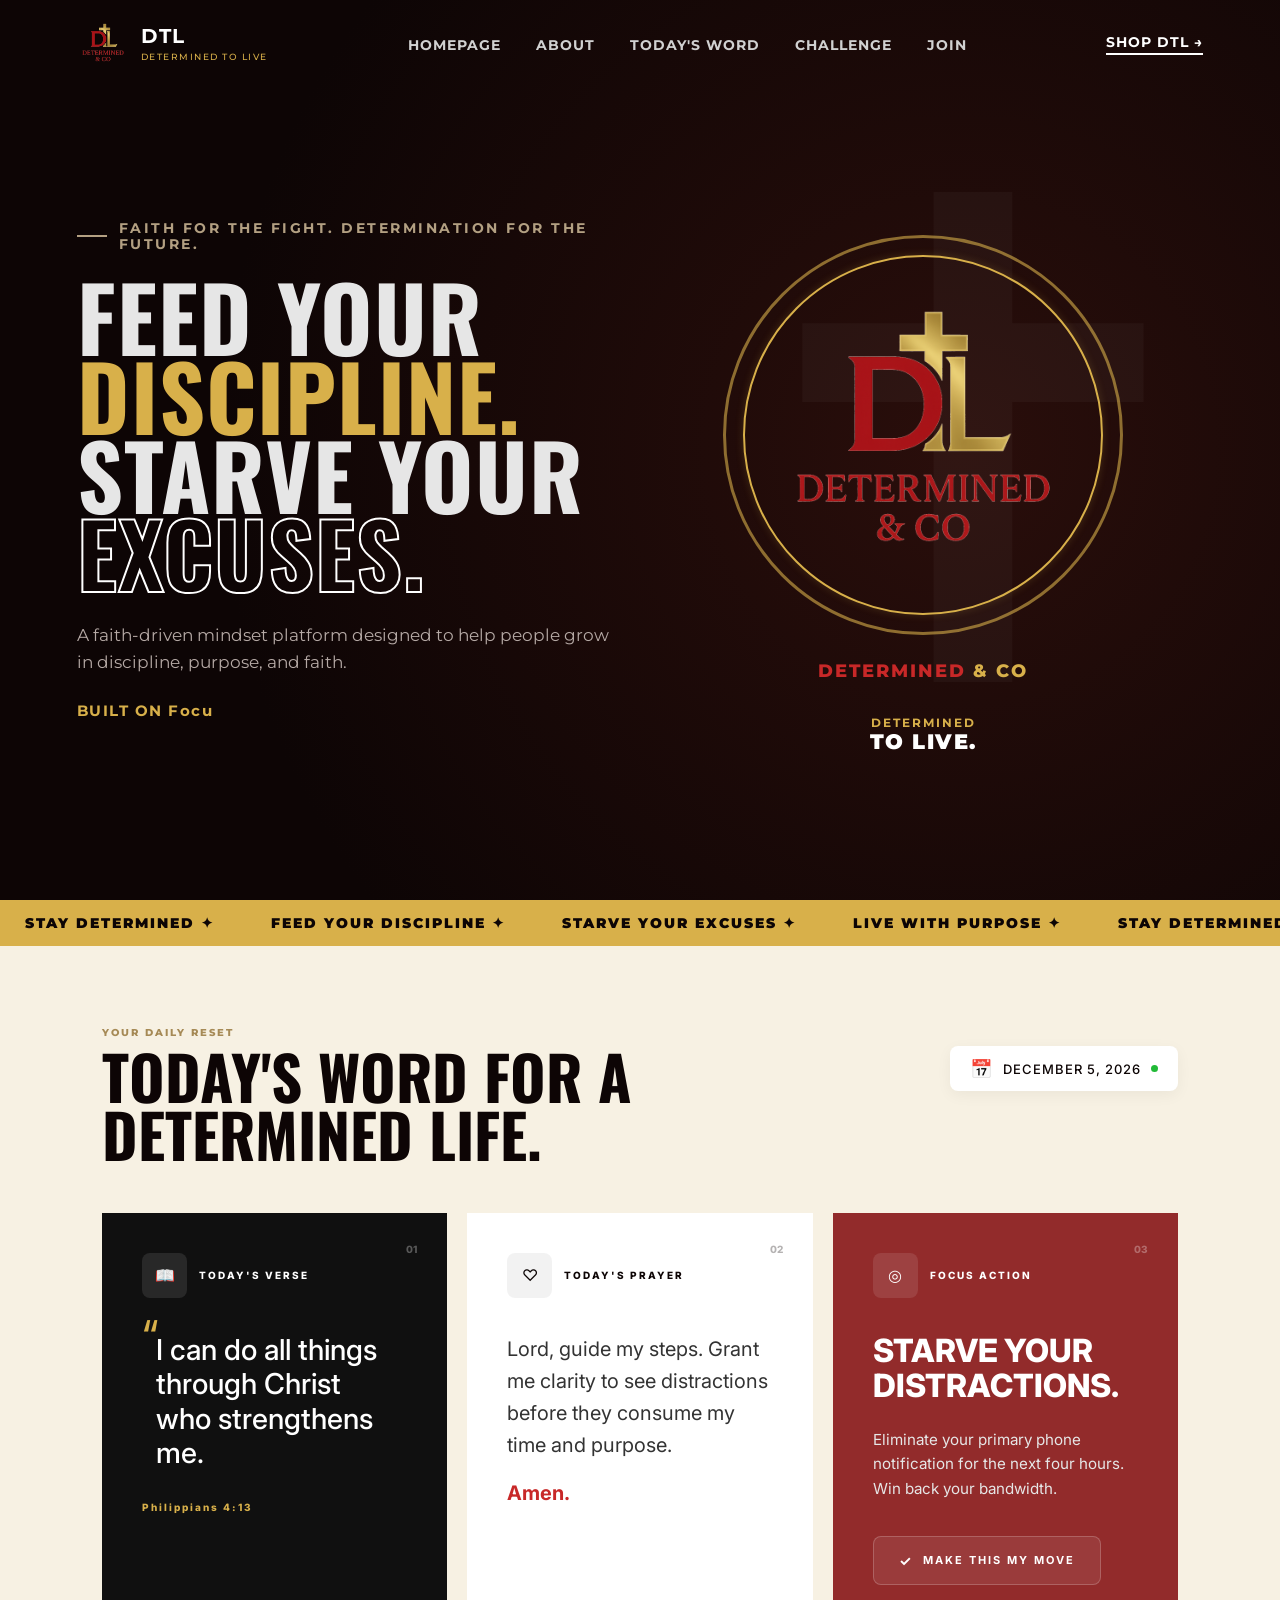
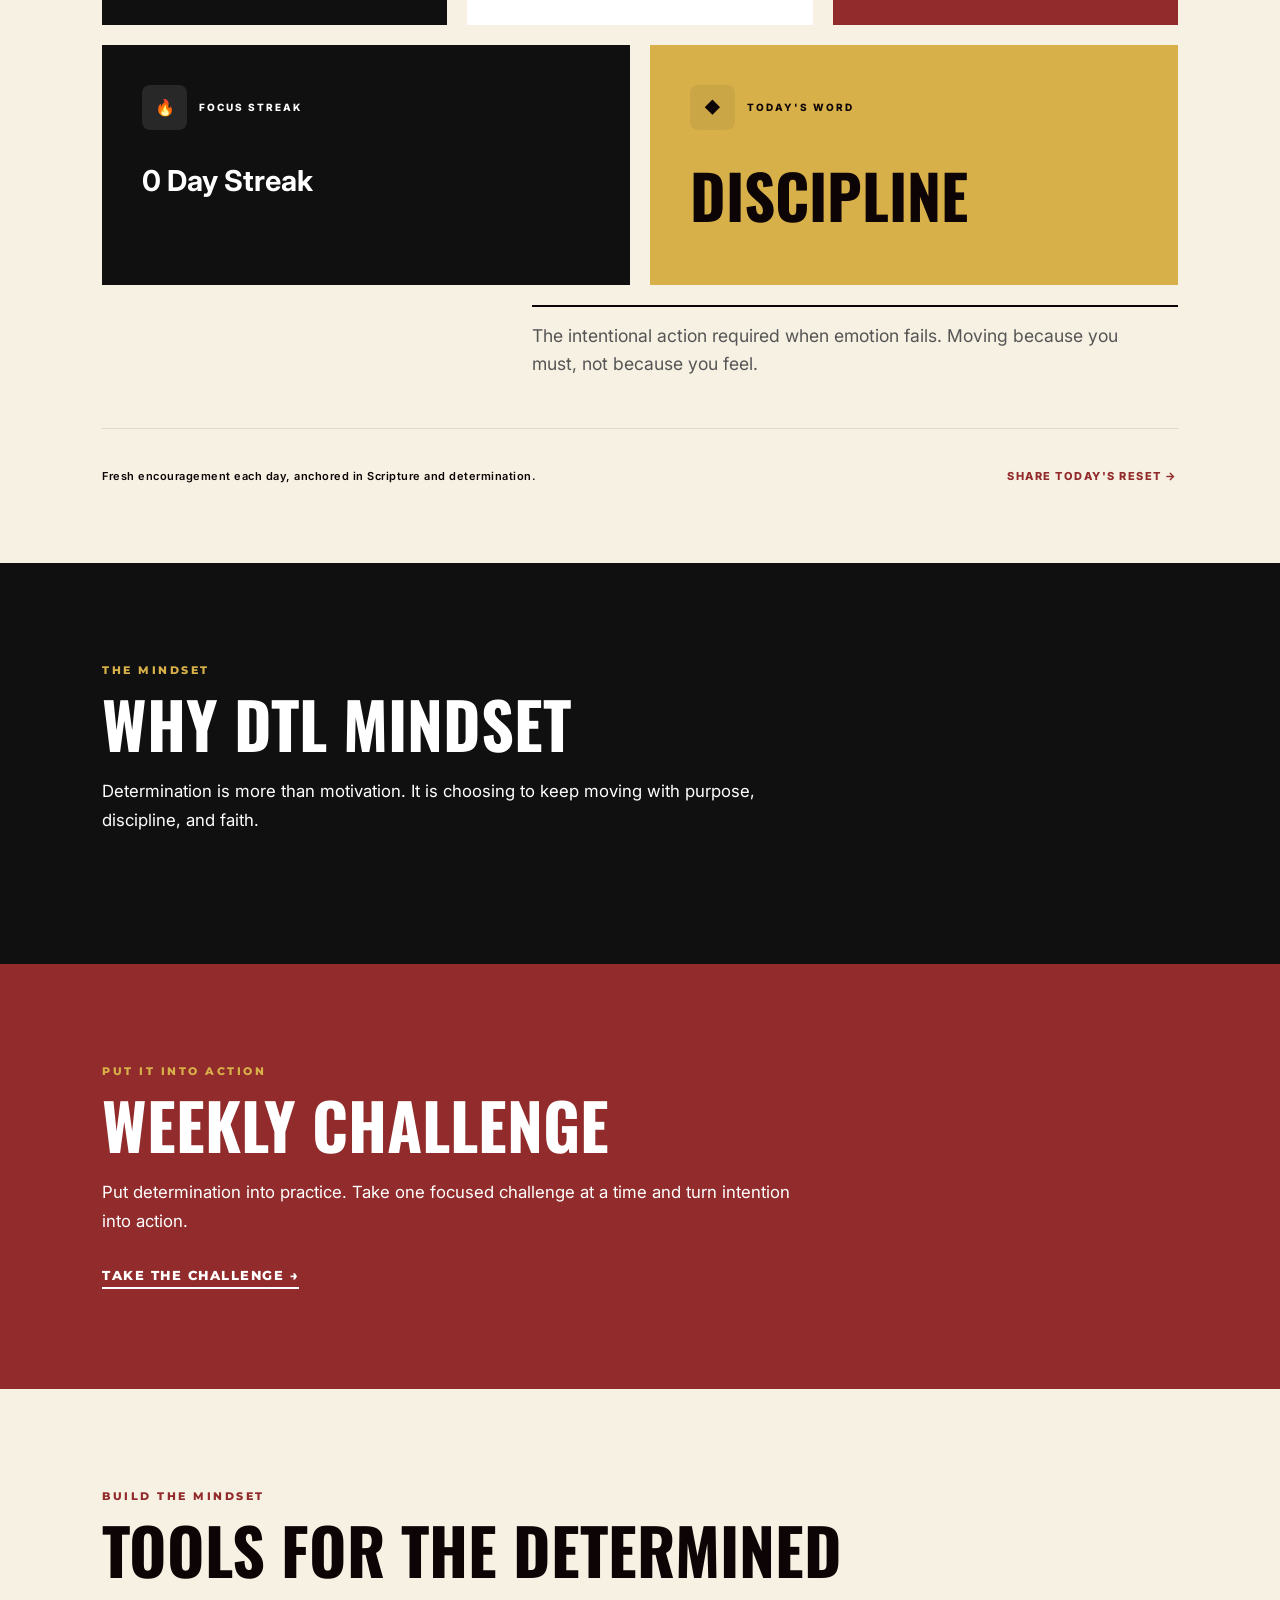
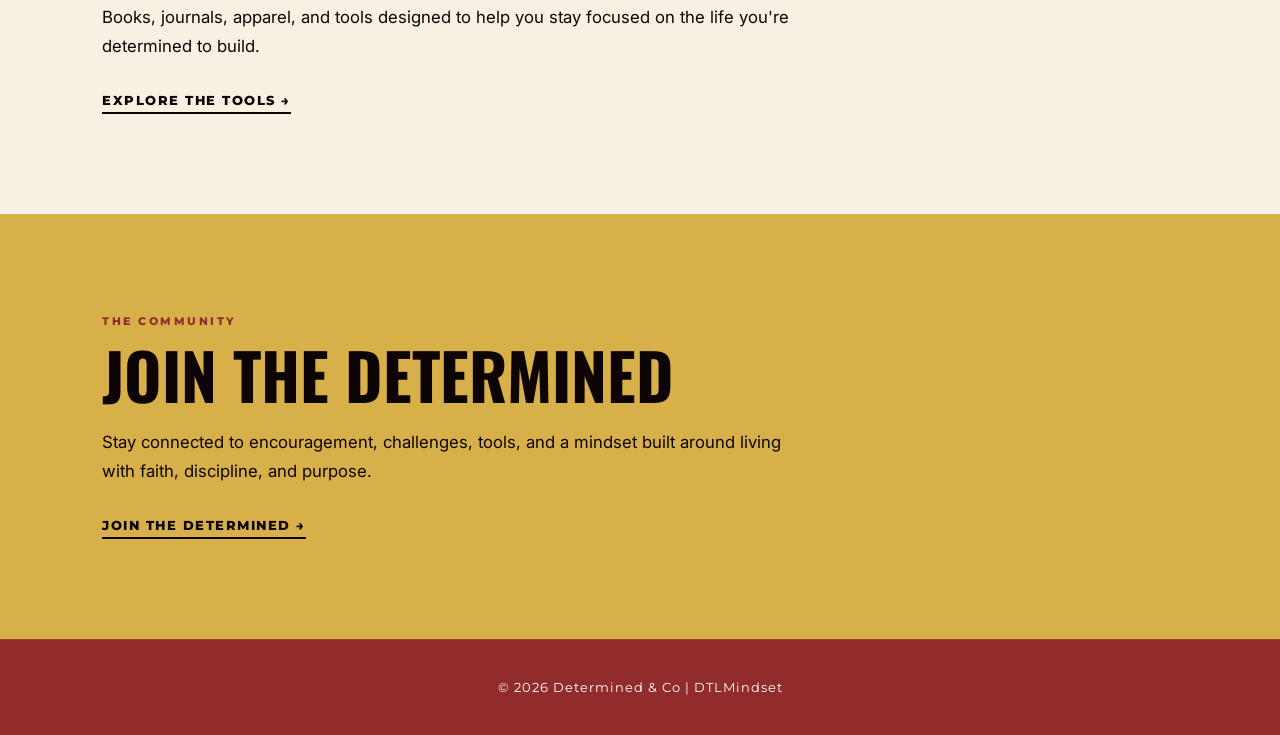
<file: index.html>
<!DOCTYPE html>
<html lang="en">

<head>
  <meta charset="UTF-8">
  <meta name="viewport" content="width=device-width, initial-scale=1.0">

  <title>DTL Mindset | Determined To Live</title>

  <link rel="stylesheet" href="style.css">
</head>

<body>

  <!-- ==================================================
       NAVIGATION
       ================================================== -->

  <header class="site-header">

    <nav class="navbar">

      <!-- Logo is intentionally FIRST in the navigation -->
      <a href="index.html" class="brand-container">

          <img src="images/dtl-logo.PNG" alt="DTLMindset Logo">

        <div class="logo-text">

          <span class="brand-title">
            DTL
          </span>

          <span class="brand-sub">
            DETERMINED TO LIVE
          </span>

        </div>

      </a>


      <!-- Navigation Links -->
      <ul class="nav-links">

        <li>
          <a href="index.html">HOMEPAGE</a>
        </li>

        <li>
          <a href="about.html">ABOUT</a>
        </li>

        <li>
          <a href="todaysword.html">TODAY'S WORD</a>
        </li>

        <li>
          <a href="challenge.html">CHALLENGE</a>
        </li>

        <li>
          <a href="join.html">JOIN</a>
        </li>

      </ul>


      <!-- Shop -->
      <a href="tools.html" class="btn-nav">
        SHOP DTL &rarr;
      </a>

    </nav>

  </header>


  <!-- ==================================================
       HERO
       ================================================== -->

  <section id="homepage" class="hero animated-hero">

    <div class="cross-bg animated-cross">
      &#10013;
    </div>


    <!-- Hero Text -->
    <div class="hero-content">

      <div class="focus-word">

        <span class="line-prefix"></span>

        <span>
          FAITH FOR THE FIGHT. DETERMINATION FOR THE FUTURE.
        </span>

      </div>


      <h1>
        FEED YOUR <span class="gold">DISCIPLINE.</span>
        <br>
        STARVE YOUR
        <br>
        <span class="outline">EXCUSES.</span>
      </h1>


      <p class="description">
        A faith-driven mindset platform designed to help people
        grow in discipline, purpose, and faith.
      </p>


      <!-- Typing Animation -->
      <div class="type-word-badge">
        BUILT ON <span id="typing-text"></span>
      </div>
      
   </div>


    <!-- Hero Graphic -->
    <div class="hero-logo-container">

       <div class="logo-graphic-wrapper">
        
        <div class="hero-logo-rings">
          
          <span class="hero-ring hero-ring-outer"></span>
          <span class="hero-ring hero-ring-inner"></span>

        <div class="brand-emblem-placeholder">
                <img src="images/dtl-logo.PNG" alt="DTLMindset Logo">
        </div>
     </div>

        <div class="logo-subtitle-group">

          <span class="red-sub">
            DETERMINED
          </span>

          <span class="gold-sub">
            &amp; CO
          </span>


          <div class="dtl-tagline">

            <span>
              DETERMINED
            </span>

            <strong>
              TO LIVE.
            </strong>

          </div>

        </div>

      </div>

    </div>

  </section>


  <!-- ==================================================
       GOLD SCROLLING TICKER
       ================================================== -->

  <div class="ticker">

    <div class="ticker-track">

      <span>STAY DETERMINED ✦</span>
      <span>FEED YOUR DISCIPLINE ✦</span>
      <span>STARVE YOUR EXCUSES ✦</span>
      <span>LIVE WITH PURPOSE ✦</span>

      <span>STAY DETERMINED ✦</span>
      <span>FEED YOUR DISCIPLINE ✦</span>
      <span>STARVE YOUR EXCUSES ✦</span>
      <span>LIVE WITH PURPOSE ✦</span>

    </div>

  </div>


  <!-- ==================================================
       DAILY RESET
       ================================================== -->

  <section id="daily-reset" class="reset-section">

    <div class="dashboard-wrapper">


      <!-- Dashboard Header -->
      <header class="reset-header">

        <div class="title-group">

          <span class="sub-line">
            YOUR DAILY RESET
          </span>

          <h2 class="main-title">
            TODAY'S WORD FOR A
            <br>
            DETERMINED LIFE.
          </h2>

        </div>


        <div class="date-widget">

          <span class="calendar-icon">
            &#128197;
          </span>

          <span id="todays-date">
            Loading...
          </span>

          <span class="status-dot"></span>

        </div>

      </header>


      <!-- ==================================================
           TOP THREE PANELS
           ================================================== -->

      <div class="content-grid">


        <!-- PANEL 01: Today's Verse -->
        <article class="grid-panel panel-black">

          <div class="panel-header">

            <span class="icon-frame">
              &#128214;
            </span>

            <span class="header-title">
              TODAY'S VERSE
            </span>

          </div>


          <div class="quote-frame">

            <span class="quote-icon">
              &ldquo;
            </span>

            <p
              id="fuelVerseText"
              class="panel-content verse-text"
            ></p>

          </div>


          <p
            id="fuelVerseRef"
            class="verse-reference"
          ></p>


          <span class="order-number">
            01
          </span>

        </article>


        <!-- PANEL 02: Today's Prayer -->
        <article class="grid-panel panel-cream">

          <div class="panel-header">

            <span class="icon-frame">
              &#9825;
            </span>

            <span class="header-title">
              TODAY'S PRAYER
            </span>

          </div>


          <p
            id="fuelPrayerText"
            class="panel-content prayer-text"
          ></p>


          <p class="prayer-amen">
            Amen.
          </p>


          <span class="order-number">
            02
          </span>

        </article>


        <!-- PANEL 03: Focus Action -->
        <article class="grid-panel panel-red">

          <div class="panel-header">

            <span class="icon-frame">
              &#9678;
            </span>

            <span class="header-title">
              FOCUS ACTION
            </span>

          </div>


          <p
            id="fuelActionTitle"
            class="action-title panel-content"
          ></p>


          <p
            id="fuelActionDesc"
            class="action-description"
          ></p>


          <button
            id="checkInBtn"
            class="action-btn"
            type="button"
          >

            <span class="check-icon">
              &#10003;
            </span>

            MAKE THIS MY MOVE

          </button>


          <span class="order-number">
            03
          </span>

        </article>

      </div>


      <!-- ==================================================
           BOTTOM DASHBOARD PANELS
           ================================================== -->

      <div class="content-grid-footer">

        <div class="bottom-bar-flex">


          <!-- Focus Streak -->
          <article class="grid-panel panel-black streak-panel">

            <div class="panel-header">

              <span class="icon-frame">
                &#128293;
              </span>

              <span class="header-title">
                FOCUS STREAK
              </span>

            </div>


            <p class="panel-content streak-count">

              <span id="streakCount">
                0
              </span>

              Day Streak

            </p>

          </article>


          <!-- Today's Word -->
          <article class="grid-panel panel-gold">

            <div class="panel-header">

              <span class="icon-frame">
                &#9670;
              </span>

              <span class="header-title">
                TODAY'S WORD
              </span>

            </div>


            <p
              id="fuelWordTitle"
              class="panel-content word-title"
            ></p>

          </article>

        </div>


        <p
          id="fuelWordDesc"
          class="word-description"
        ></p>

      </div>


      <!-- Reset Footer -->
      <div class="reset-footer">

        <div class="footer-left">

          <p class="footer-note">
            Fresh encouragement each day,
            anchored in Scripture and determination.
          </p>

        </div>


        <a href="#" id="shareResetBtn" class="share-btn">
          SHARE TODAY'S RESET &rarr;
        </a>

      </div>

  </section>


  <!-- ==================================================
       WHY DTL MINDSET
       BLACK PANEL
       ================================================== -->

  <section
    id="why-dtlmindset"
    class="site-panel panel-dark-section"
  >

    <div class="section-inner">

      <span class="section-eyebrow">
        THE MINDSET
      </span>

      <h2>
        WHY DTL MINDSET
      </h2>

      <p>
        Determination is more than motivation.
        It is choosing to keep moving with purpose,
        discipline, and faith.
      </p>

    </div>

  </section>


  <!-- ==================================================
       WEEKLY CHALLENGE
       BURGUNDY PANEL
       ================================================== -->

  <section
    id="weekly-challenge"
    class="site-panel panel-red-section"
  >

    <div class="section-inner">

      <span class="section-eyebrow">
        PUT IT INTO ACTION
      </span>

      <h2>
        WEEKLY CHALLENGE
      </h2>

      <p>
        Put determination into practice. Take one focused
        challenge at a time and turn intention into action.
      </p>

      <a href="challenge.html" class="panel-link">
        TAKE THE CHALLENGE &rarr;
      </a>

    </div>

  </section>


  <!-- ==================================================
       TOOLS FOR THE DETERMINED
       CREAM PANEL
       ================================================== -->

  <section
    id="tools"
    class="site-panel panel-cream-section"
  >

    <div class="section-inner">

      <span class="section-eyebrow">
        BUILD THE MINDSET
      </span>

      <h2>
        TOOLS FOR THE DETERMINED
      </h2>

      <p>
        Books, journals, apparel, and tools designed
        to help you stay focused on the life you're
        determined to build.
      </p>

      <a href="tools.html" class="panel-link">
        EXPLORE THE TOOLS &rarr;
      </a>

    </div>

  </section>


  <!-- ==================================================
       JOIN THE DETERMINED
       GOLD PANEL
       ================================================== -->

  <section
    id="join"
    class="site-panel panel-gold-section"
  >

    <div class="section-inner">

      <span class="section-eyebrow">
        THE COMMUNITY
      </span>

      <h2>
        JOIN THE DETERMINED
      </h2>

      <p>
        Stay connected to encouragement, challenges,
        tools, and a mindset built around living with
        faith, discipline, and purpose.
      </p>

      <a href="join.html" class="panel-link">
        JOIN THE DETERMINED &rarr;
      </a>

    </div>

  </section>


  <!-- ==================================================
       FOOTER
       ================================================== -->

  <footer class="site-footer">

    <p>
      &copy; <span id="year"></span>
      Determined &amp; Co | DTLMindset
    </p>

  </footer>


  <!-- IMPORTANT:
       script.js is in the SAME folder as index.html.
  -->
  <script src="script.js"></script>

</body>

</html>
</file>
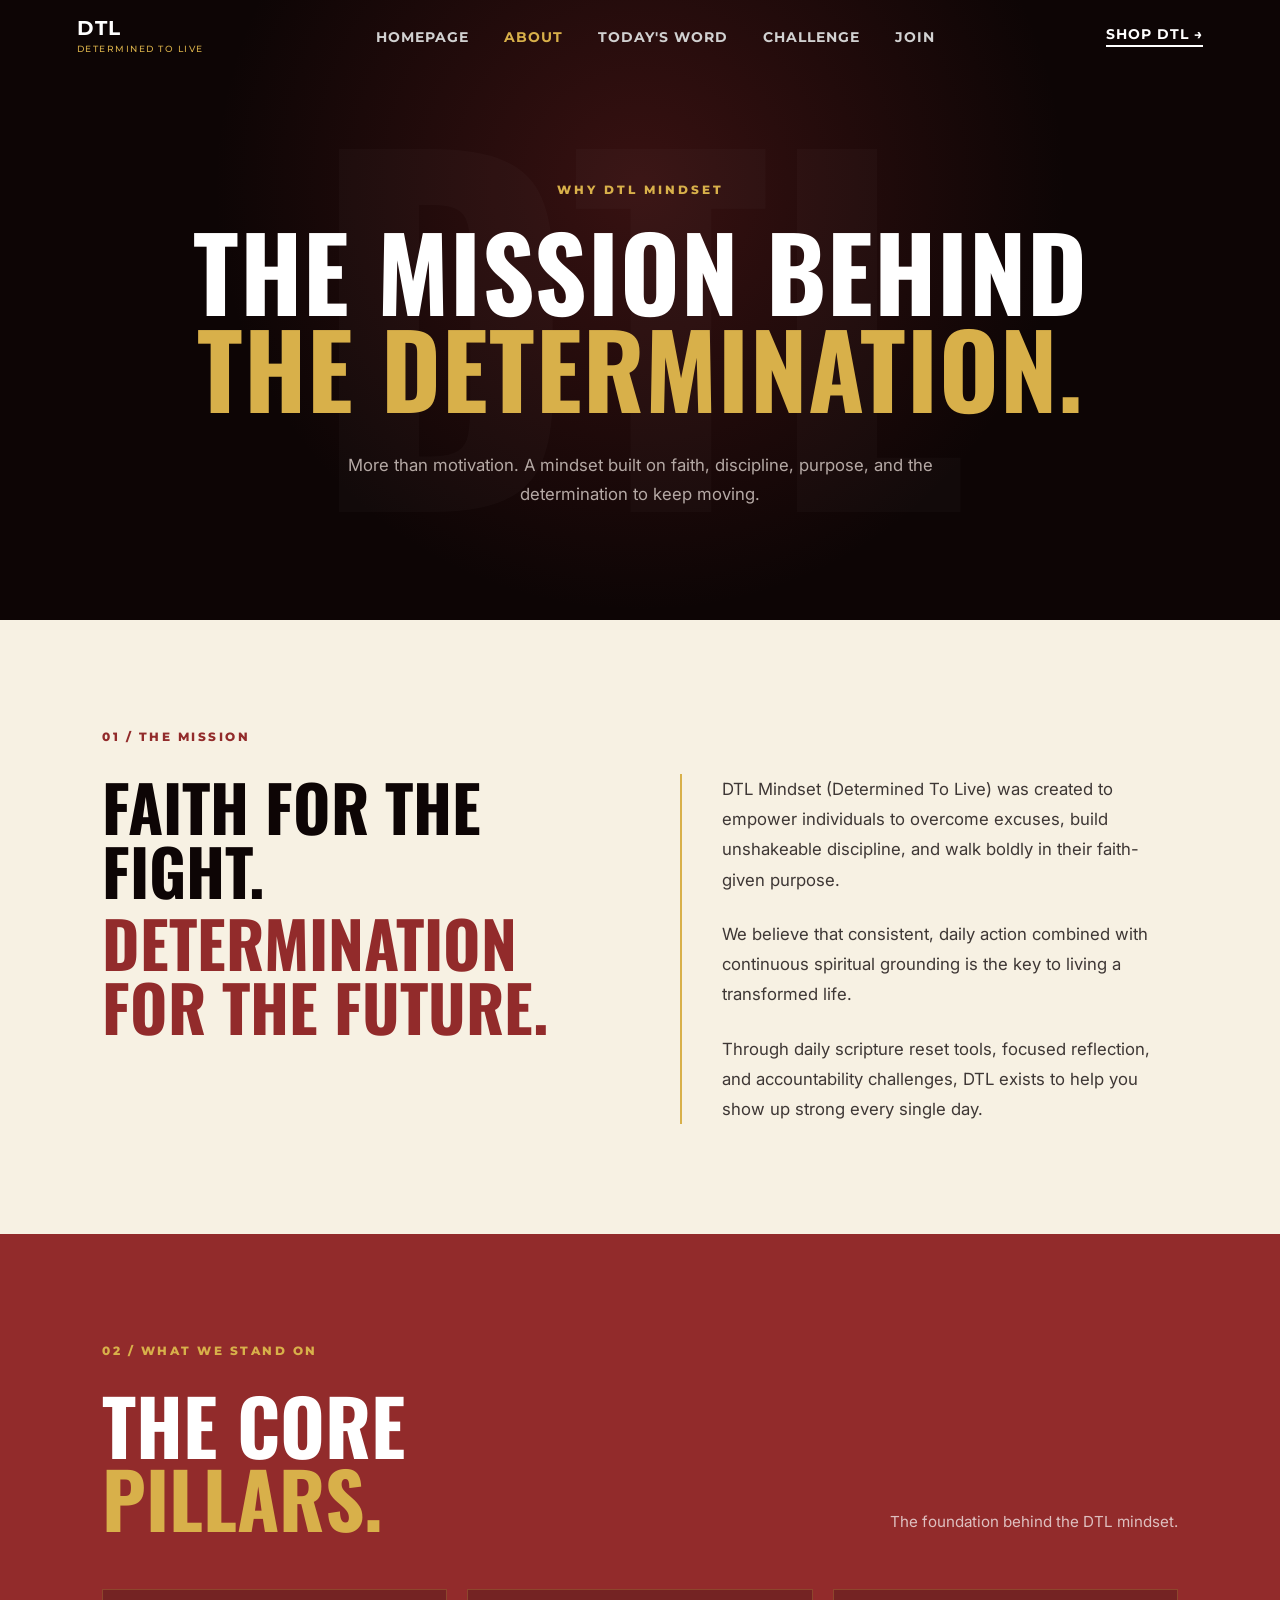
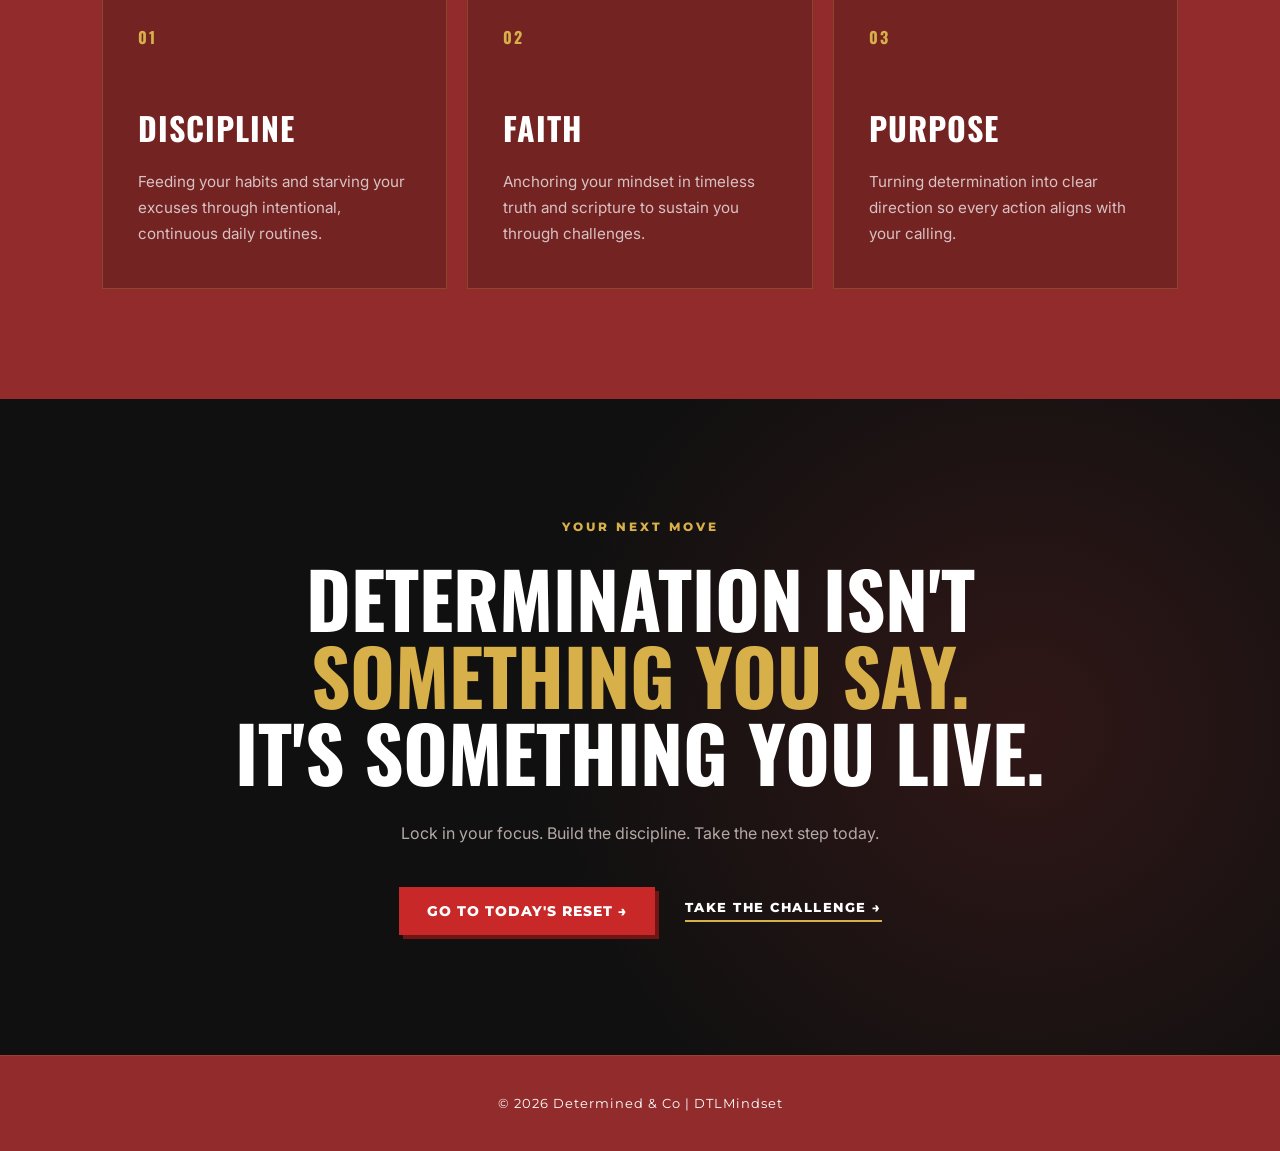
<file: about.html>
<!DOCTYPE html>
<html lang="en">

<head>
  <meta charset="UTF-8">
  <meta name="viewport" content="width=device-width, initial-scale=1.0">

  <title>About | DTL Mindset</title>

  <link rel="stylesheet" href="style.css">
</head>

<body class="about-page">

  <!-- ==================================================
       HEADER / NAVIGATION
       ================================================== -->

  <header class="site-header">

    <nav class="navbar">

      <a href="index.html" class="brand-container">

        <div class="logo-text">
          <span class="brand-title">DTL</span>
          <span class="brand-sub">DETERMINED TO LIVE</span>
        </div>

      </a>

      <ul class="nav-links">

        <li>
          <a href="index.html">HOMEPAGE</a>
        </li>

        <li>
          <a href="about.html" class="active">ABOUT</a>
        </li>

        <li>
          <a href="index.html#daily-reset">TODAY'S WORD</a>
        </li>

        <li>
          <a href="challenge.html">CHALLENGE</a>
        </li>

        <li>
          <a href="join.html">JOIN</a>
        </li>

      </ul>

      <a href="index.html#shop-dtl" class="btn-nav">
        SHOP DTL &rarr;
      </a>

    </nav>

  </header>


  <!-- ==================================================
       MAIN CONTENT
       ================================================== -->

  <main>


    <!-- ==================================================
         ABOUT HERO
         ================================================== -->

    <section class="about-hero">

      <div class="about-hero-inner">

        <span class="about-eyebrow">
          WHY DTL MINDSET
        </span>

        <h1>
          THE MISSION BEHIND
          <span>THE DETERMINATION.</span>
        </h1>

        <p class="about-hero-description">
          More than motivation. A mindset built on faith,
          discipline, purpose, and the determination to keep moving.
        </p>

      </div>

    </section>


    <!-- ==================================================
         MISSION
         ================================================== -->

    <section class="about-mission">

      <div class="about-section-inner">

        <span class="about-section-number">
          01 / THE MISSION
        </span>


        <div class="about-mission-grid">


          <!-- Mission Heading -->

          <div class="about-mission-heading">

            <h2>
              FAITH FOR THE FIGHT.
              <span>
                DETERMINATION FOR THE FUTURE.
              </span>
            </h2>

          </div>


          <!-- Mission Copy -->

          <div class="about-mission-copy">

            <p>
              DTL Mindset (Determined To Live) was created to empower
              individuals to overcome excuses, build unshakeable
              discipline, and walk boldly in their faith-given purpose.
            </p>

            <p>
              We believe that consistent, daily action combined with
              continuous spiritual grounding is the key to living a
              transformed life.
            </p>

            <p>
              Through daily scripture reset tools, focused reflection,
              and accountability challenges, DTL exists to help you
              show up strong every single day.
            </p>

          </div>

        </div>

      </div>

    </section>


    <!-- ==================================================
         CORE PILLARS
         ================================================== -->

    <section class="about-pillars">

      <div class="about-section-inner">


        <!-- Pillars Header -->

        <div class="about-pillars-header">

          <div>

            <span class="about-section-number">
              02 / WHAT WE STAND ON
            </span>

            <h2>
              THE CORE
              <span>PILLARS.</span>
            </h2>

          </div>


          <p>
            The foundation behind the DTL mindset.
          </p>

        </div>


        <!-- Pillars Grid -->

        <div class="pillars-grid">


          <!-- DISCIPLINE -->

          <article class="pillar-box">

            <span class="pillar-number">
              01
            </span>

            <h3>
              DISCIPLINE
            </h3>

            <p>
              Feeding your habits and starving your excuses through
              intentional, continuous daily routines.
            </p>

          </article>


          <!-- FAITH -->

          <article class="pillar-box">

            <span class="pillar-number">
              02
            </span>

            <h3>
              FAITH
            </h3>

            <p>
              Anchoring your mindset in timeless truth and scripture
              to sustain you through challenges.
            </p>

          </article>


          <!-- PURPOSE -->

          <article class="pillar-box">

            <span class="pillar-number">
              03
            </span>

            <h3>
              PURPOSE
            </h3>

            <p>
              Turning determination into clear direction so every
              action aligns with your calling.
            </p>

          </article>

        </div>

      </div>

    </section>


    <!-- ==================================================
         CALL TO ACTION
         ================================================== -->

    <section class="about-cta">

      <div class="about-cta-inner">

        <span class="about-eyebrow">
          YOUR NEXT MOVE
        </span>

        <h2>
          DETERMINATION ISN'T
          <span>SOMETHING YOU SAY.</span>
          IT'S SOMETHING YOU LIVE.
        </h2>

        <p>
          Lock in your focus. Build the discipline.
          Take the next step today.
        </p>


        <div class="about-cta-buttons">

          <a
            href="index.html#daily-reset"
            class="btn-red"
          >
            GO TO TODAY'S RESET &rarr;
          </a>

          <a
            href="challenge.html"
            class="about-text-link"
          >
            TAKE THE CHALLENGE &rarr;
          </a>

        </div>

      </div>

    </section>

  </main>


  <!-- ==================================================
       FOOTER
       ================================================== -->

  <footer class="site-footer">

    <p>
      &copy;
      <span id="year"></span>
      Determined &amp; Co | DTLMindset
    </p>

  </footer>


  <script src="script.js"></script>

</body>

</html>
</file>
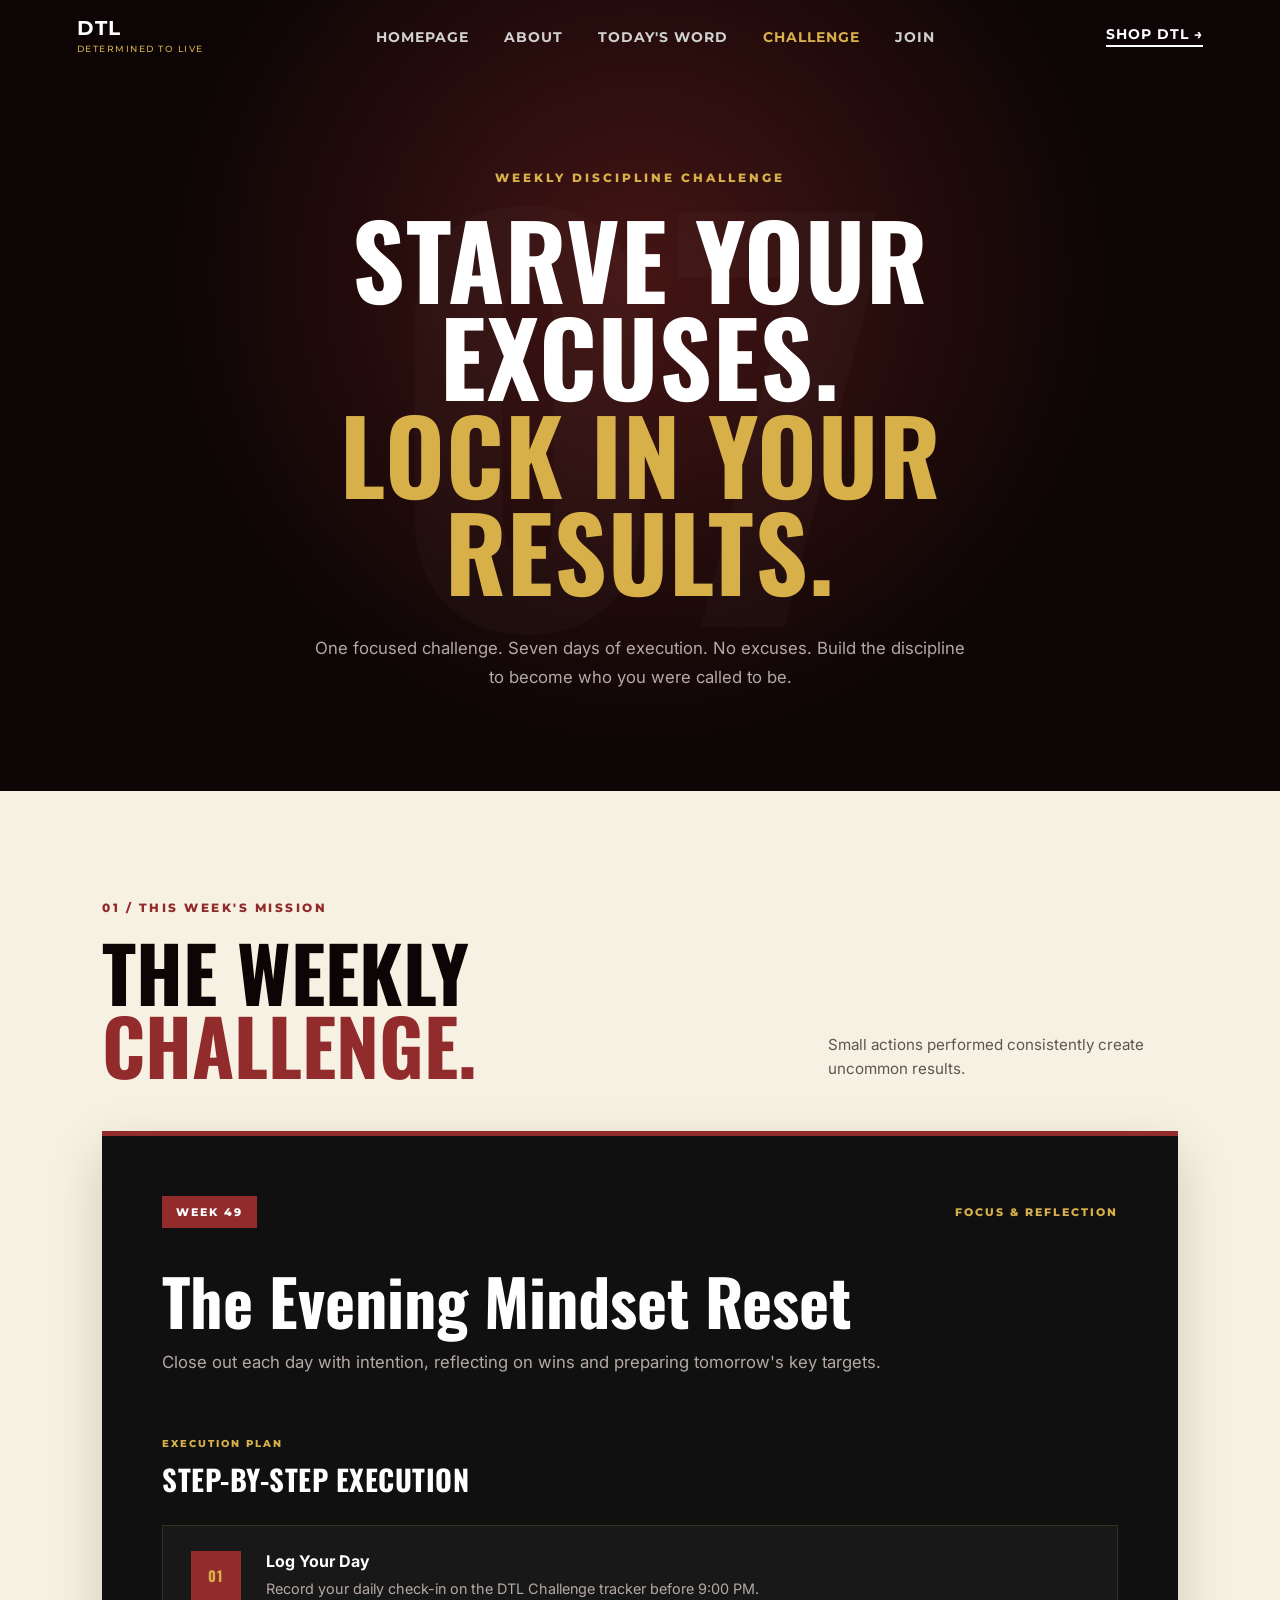
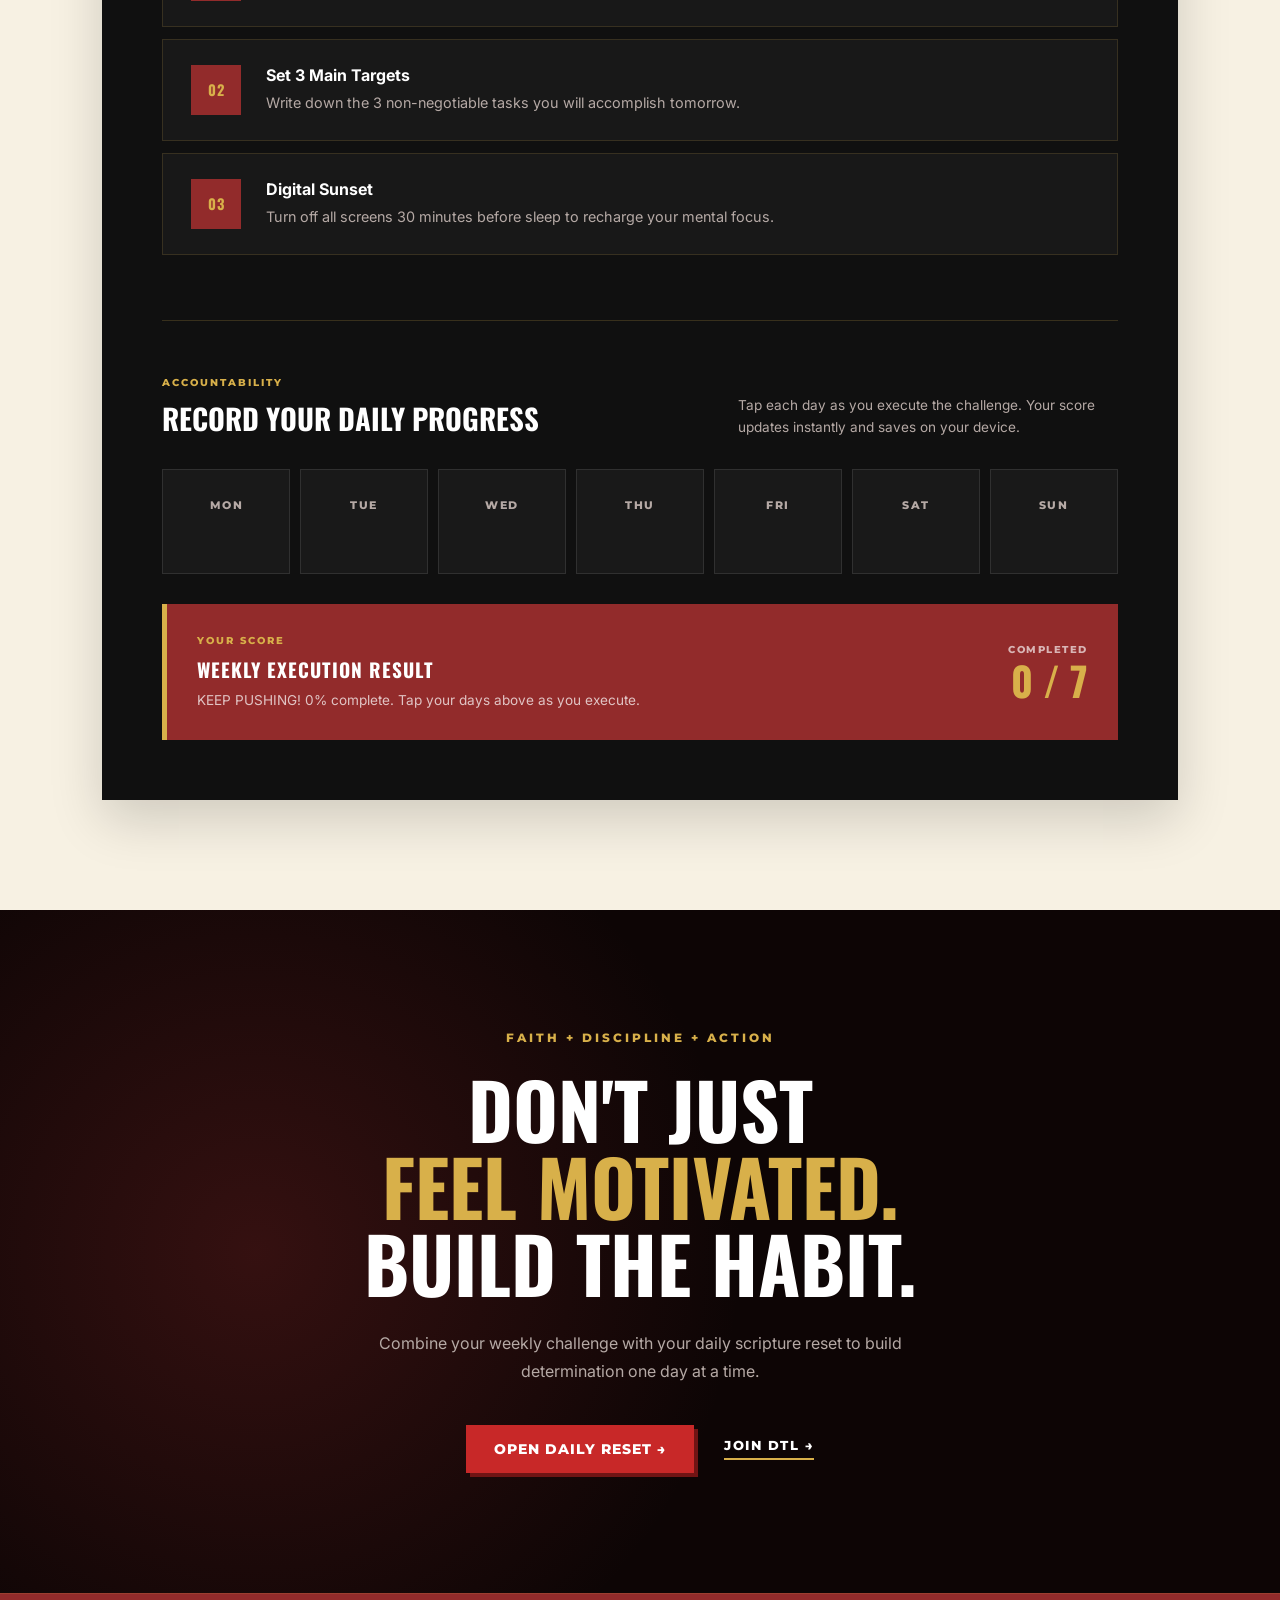
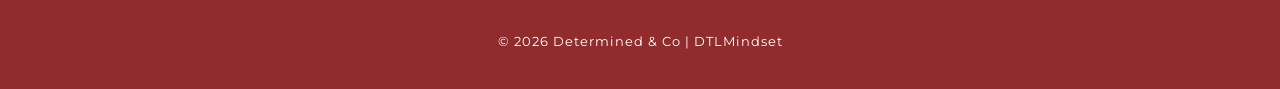
<file: challenge.html>
<!DOCTYPE html>
<html lang="en">

<head>
  <meta charset="UTF-8">
  <meta name="viewport" content="width=device-width, initial-scale=1.0">

  <title>Weekly Challenge | DTL Mindset</title>

  <link rel="stylesheet" href="style.css">
</head>

<body class="challenge-page">

  <!-- ==================================================
       HEADER / NAVIGATION
       ================================================== -->

  <header class="site-header">

    <nav class="navbar">

      <a href="index.html" class="brand-container">

        <div class="logo-text">
          <span class="brand-title">DTL</span>
          <span class="brand-sub">DETERMINED TO LIVE</span>
        </div>

      </a>

      <ul class="nav-links">

        <li>
          <a href="index.html">HOMEPAGE</a>
        </li>

        <li>
          <a href="about.html">ABOUT</a>
        </li>

        <li>
          <a href="index.html#daily-reset">TODAY'S WORD</a>
        </li>

        <li>
          <a href="challenge.html" class="active">CHALLENGE</a>
        </li>

        <li>
          <a href="join.html">JOIN</a>
        </li>

      </ul>

      <a href="index.html#shop-dtl" class="btn-nav">
        SHOP DTL &rarr;
      </a>

    </nav>

  </header>


  <!-- ==================================================
       CHALLENGE HERO
       ================================================== -->

  <main>

    <section class="challenge-hero">

      <div class="challenge-hero-inner">

        <span class="challenge-eyebrow">
          WEEKLY DISCIPLINE CHALLENGE
        </span>

        <h1>
          STARVE YOUR EXCUSES.
          <span>LOCK IN YOUR RESULTS.</span>
        </h1>

        <p>
          One focused challenge. Seven days of execution.
          No excuses. Build the discipline to become who
          you were called to be.
        </p>

      </div>

    </section>


    <!-- ==================================================
         ACTIVE WEEKLY CHALLENGE
         ================================================== -->

    <section class="challenge-main-section">

      <div class="challenge-container">


        <!-- Challenge Label -->

        <div class="challenge-section-header">

          <div>

            <span class="challenge-section-number">
              01 / THIS WEEK'S MISSION
            </span>

            <h2>
              THE WEEKLY
              <span>CHALLENGE.</span>
            </h2>

          </div>

          <p>
            Small actions performed consistently create
            uncommon results.
          </p>

        </div>


        <!-- Active Challenge Card -->

        <article class="active-card">


          <!-- Dynamic Header -->

          <div class="badge-bar">

            <span id="weekBadge" class="week-badge">
              WEEK --
            </span>

            <span id="focusTag" class="focus-tag">
              DISCIPLINE FOCUS
            </span>

          </div>


          <!-- Dynamic Challenge -->

          <div class="challenge-heading">

            <h1
              id="challengeTitle"
              class="challenge-title"
            >
              Loading Challenge...
            </h1>

            <p
              id="challengeDesc"
              class="challenge-desc"
            >
              Calculating current automated weekly protocol...
            </p>

          </div>


          <!-- ==================================================
               EXECUTION STEPS
               ================================================== -->

          <section class="steps-section">

            <div class="challenge-subheading">

              <span>EXECUTION PLAN</span>

              <h2>
                STEP-BY-STEP EXECUTION
              </h2>

            </div>

            <ul
              id="stepsList"
              class="step-list"
            >
              <!-- Populated automatically by JavaScript -->
            </ul>

          </section>


          <!-- ==================================================
               WEEKLY TRACKER
               ================================================== -->

          <section class="tracker-section">

            <div class="tracker-heading">

              <div>

                <span>
                  ACCOUNTABILITY
                </span>

                <h2>
                  RECORD YOUR DAILY PROGRESS
                </h2>

              </div>

              <p>
                Tap each day as you execute the challenge.
                Your score updates instantly and saves on
                your device.
              </p>

            </div>


            <!-- Days -->

            <div
              id="daysGrid"
              class="days-grid"
            >

              <div class="day-box" data-day="0">
                <span class="day-name">MON</span>
                <span class="check-mark">&#10003;</span>
              </div>

              <div class="day-box" data-day="1">
                <span class="day-name">TUE</span>
                <span class="check-mark">&#10003;</span>
              </div>

              <div class="day-box" data-day="2">
                <span class="day-name">WED</span>
                <span class="check-mark">&#10003;</span>
              </div>

              <div class="day-box" data-day="3">
                <span class="day-name">THU</span>
                <span class="check-mark">&#10003;</span>
              </div>

              <div class="day-box" data-day="4">
                <span class="day-name">FRI</span>
                <span class="check-mark">&#10003;</span>
              </div>

              <div class="day-box" data-day="5">
                <span class="day-name">SAT</span>
                <span class="check-mark">&#10003;</span>
              </div>

              <div class="day-box" data-day="6">
                <span class="day-name">SUN</span>
                <span class="check-mark">&#10003;</span>
              </div>

            </div>


            <!-- ==================================================
                 RESULTS
                 ================================================== -->

            <div class="results-box">

              <div class="results-info">

                <span class="results-label">
                  YOUR SCORE
                </span>

                <h3>
                  WEEKLY EXECUTION RESULT
                </h3>

                <p id="resultStatus">
                  Tap your completed days above to calculate your completion score.
                </p>

              </div>


              <div class="score-wrapper">

                <span>
                  COMPLETED
                </span>

                <div
                  id="scoreDisplay"
                  class="score-display"
                >
                  0 / 7
                </div>

              </div>

            </div>

          </section>

        </article>

      </div>

    </section>


    <!-- ==================================================
         CLOSING CTA
         ================================================== -->

    <section class="challenge-cta">

      <div class="challenge-cta-inner">

        <span class="challenge-eyebrow">
          FAITH + DISCIPLINE + ACTION
        </span>

        <h2>
          DON'T JUST
          <span>FEEL MOTIVATED.</span>
          BUILD THE HABIT.
        </h2>

        <p>
          Combine your weekly challenge with your daily
          scripture reset to build determination one day
          at a time.
        </p>

        <div class="challenge-cta-actions">

          <a
            href="index.html#daily-reset"
            class="btn-red"
          >
            OPEN DAILY RESET &rarr;
          </a>

          <a
            href="join.html"
            class="challenge-text-link"
          >
            JOIN DTL &rarr;
          </a>

        </div>

      </div>

    </section>

  </main>


  <!-- ==================================================
       FOOTER
       ================================================== -->

  <footer class="site-footer">

    <p>
      &copy;
      <span id="year"></span>
      Determined &amp; Co | DTLMindset
    </p>

  </footer>


  <!-- ==================================================
       WEEKLY CHALLENGE AUTOMATION
       ================================================== -->

  <script>

    /* ==================================================
       ROTATING WEEKLY CHALLENGES
       ================================================== */

    const weeklyChallenges = [

      {
        title: "The No-Excuses Morning Protocol",

        focus: "DISCIPLINE & HABITS",

        desc:
          "Build instant momentum by eliminating morning friction and setting your mindset before touching your phone.",

        steps: [

          {
            name: "First 30 Minutes Screen-Free",
            desc:
              "Do not open social media or email for the first 30 minutes after waking up."
          },

          {
            name: "Hydrate & Move",
            desc:
              "Drink 16oz of water immediately and complete 5 minutes of light stretching or pushups."
          },

          {
            name: "Read Today's Word",
            desc:
              "Open the DTL Daily Reset panel and reflect on the scripture and action move."
          }

        ]
      },


      {
        title: "The Evening Mindset Reset",

        focus: "FOCUS & REFLECTION",

        desc:
          "Close out each day with intention, reflecting on wins and preparing tomorrow's key targets.",

        steps: [

          {
            name: "Log Your Day",
            desc:
              "Record your daily check-in on the DTL Challenge tracker before 9:00 PM."
          },

          {
            name: "Set 3 Main Targets",
            desc:
              "Write down the 3 non-negotiable tasks you will accomplish tomorrow."
          },

          {
            name: "Digital Sunset",
            desc:
              "Turn off all screens 30 minutes before sleep to recharge your mental focus."
          }

        ]
      },


      {
        title: "The Unshakeable Purpose Push",

        focus: "FAITH & ACTION",

        desc:
          "Turn passive intentions into active determination through physical and spiritual discipline.",

        steps: [

          {
            name: "15-Minute Daily Reflection",
            desc:
              "Dedicate 15 uninterrupted minutes to prayer, journaling, and goal alignment."
          },

          {
            name: "Execute the Focus Action",
            desc:
              "Complete the daily move generated inside your DTL Reset dashboard."
          },

          {
            name: "Encourage Someone Else",
            desc:
              "Send one message of genuine encouragement to a friend, coworker, or family member."
          }

        ]
      }

    ];


    /* ==================================================
       CURRENT WEEK NUMBER
       ================================================== */

    function getWeekNumber() {

      const now = new Date();

      const start = new Date(
        now.getFullYear(),
        0,
        1
      );

      const diff = now - start;

      const oneWeek = 604800000;

      return Math.ceil(
        (
          diff +
          start.getDay() * 86400000
        ) /
        oneWeek
      );

    }


    /* ==================================================
       LOAD CURRENT CHALLENGE
       ================================================== */

    const currentWeek = getWeekNumber();

    const challengeIndex =
      currentWeek %
      weeklyChallenges.length;

    const activeChallenge =
      weeklyChallenges[challengeIndex];


    document
      .getElementById("weekBadge")
      .textContent =
        `WEEK ${currentWeek}`;


    document
      .getElementById("focusTag")
      .textContent =
        activeChallenge.focus;


    document
      .getElementById("challengeTitle")
      .textContent =
        activeChallenge.title;


    document
      .getElementById("challengeDesc")
      .textContent =
        activeChallenge.desc;


    /* ==================================================
       RENDER STEPS
       ================================================== */

    const stepsList =
      document.getElementById(
        "stepsList"
      );


    stepsList.innerHTML =
      activeChallenge.steps
        .map(
          (step, idx) => `

            <li class="step-item">

              <div class="step-num">
                ${String(idx + 1).padStart(2, "0")}
              </div>

              <div class="step-text">

                <strong>
                  ${step.name}
                </strong>

                <span>
                  ${step.desc}
                </span>

              </div>

            </li>

          `
        )
        .join("");


    /* ==================================================
       LOCAL STORAGE TRACKER
       ================================================== */

    const storageKey =
      `dtl_week_${currentWeek}_progress`;


    let savedProgress =
      JSON.parse(
        localStorage.getItem(
          storageKey
        )
      ) || [
        false,
        false,
        false,
        false,
        false,
        false,
        false
      ];


    const dayBoxes =
      document.querySelectorAll(
        ".day-box"
      );


    /* ==================================================
       UPDATE TRACKER UI
       ================================================== */

    function updateTrackerUI() {

      let completedCount = 0;


      dayBoxes.forEach(
        (box, idx) => {

          if (savedProgress[idx]) {

            box.classList.add(
              "completed"
            );

            completedCount++;

          } else {

            box.classList.remove(
              "completed"
            );

          }

        }
      );


      document
        .getElementById(
          "scoreDisplay"
        )
        .textContent =
          `${completedCount} / 7`;


      const statusMsg =
        document.getElementById(
          "resultStatus"
        );


      const percentage =
        Math.round(
          (
            completedCount /
            7
          ) *
          100
        );


      if (completedCount === 7) {

        statusMsg.textContent =
          "PERFECT EXECUTION! 100% Weekly Discipline Unlocked.";

      } else if (
        completedCount >= 4
      ) {

        statusMsg.textContent =
          `STRONG PROGRESS! ${percentage}% complete. Finish the week strong.`;

      } else {

        statusMsg.textContent =
          `KEEP PUSHING! ${percentage}% complete. Tap your days above as you execute.`;

      }

    }


    /* ==================================================
       DAY TOGGLE
       ================================================== */

    dayBoxes.forEach(
      (box, idx) => {

        box.addEventListener(
          "click",
          () => {

            savedProgress[idx] =
              !savedProgress[idx];


            localStorage.setItem(
              storageKey,
              JSON.stringify(
                savedProgress
              )
            );


            updateTrackerUI();

          }
        );

      }
    );


    /* ==================================================
       INITIALIZE
       ================================================== */

    updateTrackerUI();


    /* ==================================================
       COPYRIGHT YEAR
       ================================================== */

    document
      .getElementById("year")
      .textContent =
        new Date().getFullYear();

  </script>

</body>

</html>
</file>
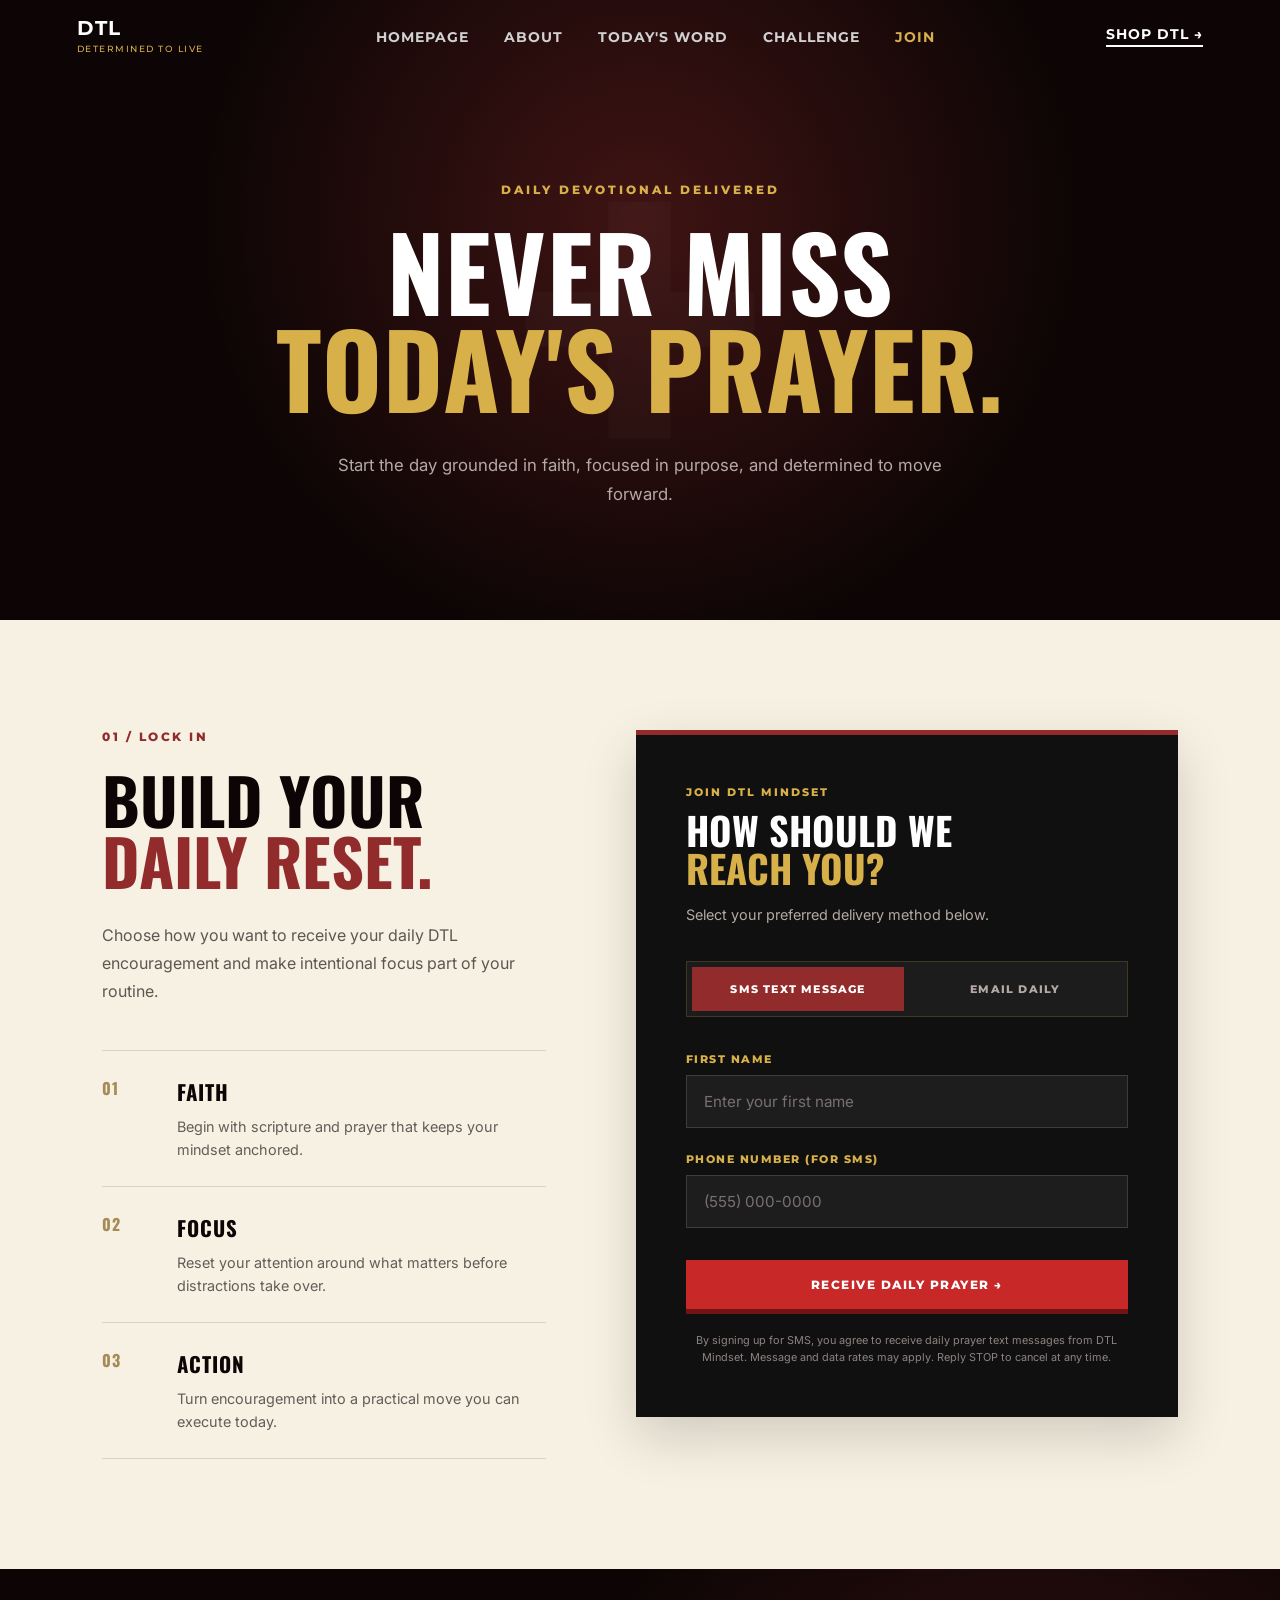
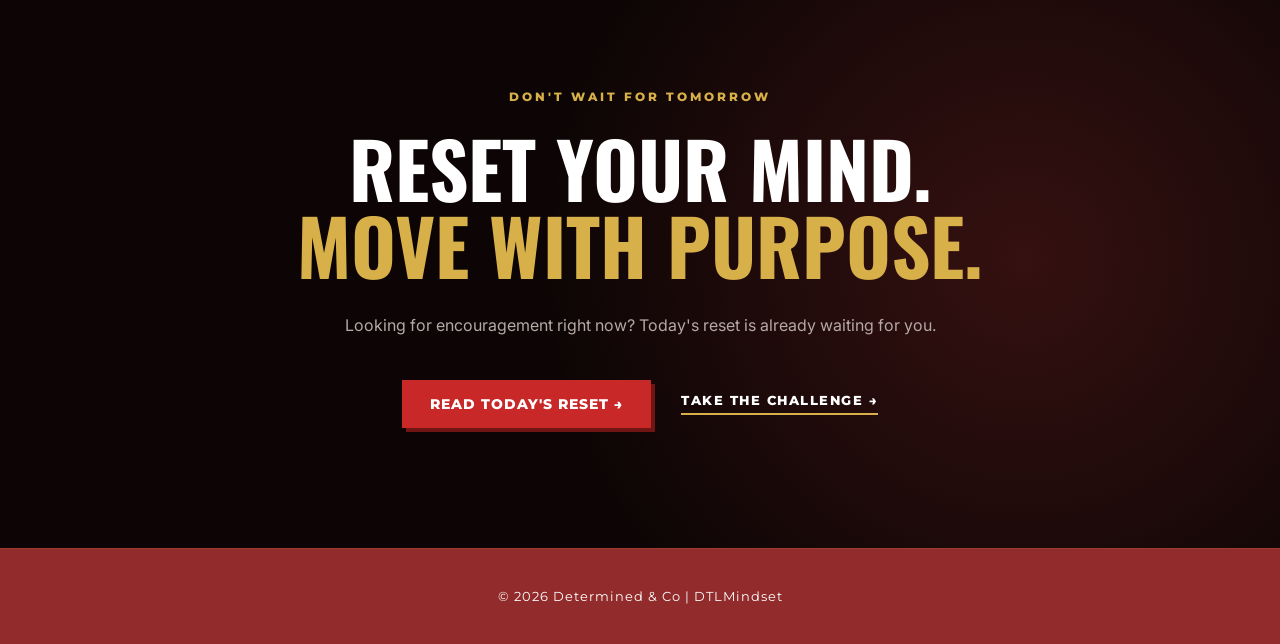
<file: join.html>
<!DOCTYPE html>
<html lang="en">

<head>
  <meta charset="UTF-8">
  <meta name="viewport" content="width=device-width, initial-scale=1.0">

  <title>Join DTL | Daily Prayer & Reset</title>

  <link rel="stylesheet" href="style.css">
</head>

<body class="join-page">

  <!-- ==================================================
       HEADER / NAVIGATION
       ================================================== -->

  <header class="site-header">

    <nav class="navbar">

      <a href="index.html" class="brand-container">

        <div class="logo-text">
          <span class="brand-title">DTL</span>
          <span class="brand-sub">DETERMINED TO LIVE</span>
        </div>

      </a>


      <ul class="nav-links">

        <li>
          <a href="index.html">HOMEPAGE</a>
        </li>

        <li>
          <a href="about.html">ABOUT</a>
        </li>

        <li>
          <a href="index.html#daily-reset">TODAY'S WORD</a>
        </li>

        <li>
          <a href="challenge.html">CHALLENGE</a>
        </li>

        <li>
          <a href="join.html" class="active">JOIN</a>
        </li>

      </ul>


      <a href="index.html#shop-dtl" class="btn-nav">
        SHOP DTL &rarr;
      </a>

    </nav>

  </header>


  <!-- ==================================================
       MAIN CONTENT
       ================================================== -->

  <main>


    <!-- ==================================================
         JOIN HERO
         ================================================== -->

    <section class="join-hero">

      <div class="join-hero-inner">

        <span class="join-eyebrow">
          DAILY DEVOTIONAL DELIVERED
        </span>

        <h1>
          NEVER MISS
          <span>TODAY'S PRAYER.</span>
        </h1>

        <p>
          Start the day grounded in faith, focused in purpose,
          and determined to move forward.
        </p>

      </div>

    </section>


    <!-- ==================================================
         JOIN / SIGN-UP SECTION
         ================================================== -->

    <section class="join-main-section">

      <div class="join-section-inner">


        <!-- Left Side -->

        <div class="join-intro">

          <span class="join-section-number">
            01 / LOCK IN
          </span>

          <h2>
            BUILD YOUR
            <span>DAILY RESET.</span>
          </h2>

          <p>
            Choose how you want to receive your daily DTL
            encouragement and make intentional focus part
            of your routine.
          </p>


          <div class="join-benefits">

            <div class="join-benefit">

              <span class="join-benefit-number">
                01
              </span>

              <div>
                <strong>FAITH</strong>

                <p>
                  Begin with scripture and prayer that keeps
                  your mindset anchored.
                </p>
              </div>

            </div>


            <div class="join-benefit">

              <span class="join-benefit-number">
                02
              </span>

              <div>
                <strong>FOCUS</strong>

                <p>
                  Reset your attention around what matters
                  before distractions take over.
                </p>
              </div>

            </div>


            <div class="join-benefit">

              <span class="join-benefit-number">
                03
              </span>

              <div>
                <strong>ACTION</strong>

                <p>
                  Turn encouragement into a practical move
                  you can execute today.
                </p>
              </div>

            </div>

          </div>

        </div>


        <!-- ==================================================
             SIGN-UP CARD
             ================================================== -->

        <article class="join-card">

          <div class="join-card-header">

            <span>
              JOIN DTL MINDSET
            </span>

            <h2>
              HOW SHOULD WE
              <strong>REACH YOU?</strong>
            </h2>

            <p>
              Select your preferred delivery method below.
            </p>

          </div>


          <!-- ==================================================
               DELIVERY METHOD TOGGLE
               ================================================== -->

          <div class="toggle-container">

            <button
              type="button"
              id="toggleSms"
              class="toggle-btn active"
            >
              SMS TEXT MESSAGE
            </button>

            <button
              type="button"
              id="toggleEmail"
              class="toggle-btn"
            >
              EMAIL DAILY
            </button>

          </div>


          <!-- ==================================================
               SIGN-UP FORM
               ================================================== -->

          <form id="signupForm">


            <!-- First Name -->

            <div class="form-group">

              <label for="fullName">
                FIRST NAME
              </label>

              <input
                type="text"
                id="fullName"
                class="form-control"
                placeholder="Enter your first name"
                autocomplete="given-name"
                required
              >

            </div>


            <!-- Dynamic Contact Input -->

            <div
              class="form-group"
              id="contactGroup"
            >

              <label
                for="contactInput"
                id="contactLabel"
              >
                PHONE NUMBER (FOR SMS)
              </label>

              <input
                type="tel"
                id="contactInput"
                class="form-control"
                placeholder="(555) 000-0000"
                autocomplete="tel"
                required
              >

            </div>


            <!-- Submit -->

            <button
              type="submit"
              class="btn-submit"
              id="submitBtn"
            >
              RECEIVE DAILY PRAYER &rarr;
            </button>


            <!-- SMS Disclaimer -->

            <p
              class="disclaimer"
              id="disclaimerText"
            >
              By signing up for SMS, you agree to receive
              daily prayer text messages from DTL Mindset.
              Message and data rates may apply. Reply STOP
              to cancel at any time.
            </p>

          </form>


          <!-- ==================================================
               SUCCESS MESSAGE
               ================================================== -->

          <div
            id="successBanner"
            class="success-banner"
            role="status"
          >

            <span class="success-check">
              &#10003;
            </span>

            <strong>
              YOU'RE LOCKED IN!
            </strong>

            <p>
              Check your inbox or messages for confirmation.
            </p>

          </div>

        </article>

      </div>

    </section>


    <!-- ==================================================
         CLOSING CTA
         ================================================== -->

    <section class="join-cta">

      <div class="join-cta-inner">

        <span class="join-eyebrow">
          DON'T WAIT FOR TOMORROW
        </span>

        <h2>
          RESET YOUR MIND.
          <span>MOVE WITH PURPOSE.</span>
        </h2>

        <p>
          Looking for encouragement right now?
          Today's reset is already waiting for you.
        </p>


        <div class="join-cta-actions">

          <a
            href="index.html#daily-reset"
            class="btn-red"
          >
            READ TODAY'S RESET &rarr;
          </a>

          <a
            href="challenge.html"
            class="join-text-link"
          >
            TAKE THE CHALLENGE &rarr;
          </a>

        </div>

      </div>

    </section>

  </main>


  <!-- ==================================================
       FOOTER
       ================================================== -->

  <footer class="site-footer">

    <p>
      &copy;
      <span id="year"></span>
      Determined &amp; Co | DTLMindset
    </p>

  </footer>


  <!-- ==================================================
       JOIN PAGE SCRIPT
       ================================================== -->

  <script>

    /* ==================================================
       ELEMENTS
       ================================================== */

    const toggleSms =
      document.getElementById("toggleSms");

    const toggleEmail =
      document.getElementById("toggleEmail");

    const contactLabel =
      document.getElementById("contactLabel");

    const contactInput =
      document.getElementById("contactInput");

    const disclaimerText =
      document.getElementById("disclaimerText");

    const signupForm =
      document.getElementById("signupForm");

    const successBanner =
      document.getElementById("successBanner");


    let currentMode = "sms";


    /* ==================================================
       SMS MODE
       ================================================== */

    toggleSms.addEventListener(
      "click",
      () => {

        currentMode = "sms";

        toggleSms.classList.add("active");

        toggleEmail.classList.remove("active");


        contactLabel.textContent =
          "PHONE NUMBER (FOR SMS)";


        contactInput.type = "tel";

        contactInput.placeholder =
          "(555) 000-0000";

        contactInput.autocomplete =
          "tel";


        disclaimerText.style.display =
          "block";

      }
    );


    /* ==================================================
       EMAIL MODE
       ================================================== */

    toggleEmail.addEventListener(
      "click",
      () => {

        currentMode = "email";

        toggleEmail.classList.add("active");

        toggleSms.classList.remove("active");


        contactLabel.textContent =
          "EMAIL ADDRESS";


        contactInput.type =
          "email";

        contactInput.placeholder =
          "you@example.com";

        contactInput.autocomplete =
          "email";


        disclaimerText.style.display =
          "none";

      }
    );


    /* ==================================================
       FORM SUBMISSION
       ================================================== */

    signupForm.addEventListener(
      "submit",
      (event) => {

        event.preventDefault();


        const name =
          document
            .getElementById("fullName")
            .value
            .trim();


        const contact =
          contactInput
            .value
            .trim();


        /* Demo/local storage only */

        const existingSubscribers =
          JSON.parse(
            localStorage.getItem(
              "dtl_subscribers"
            )
          ) || [];


        existingSubscribers.push({

          name: name,

          contact: contact,

          type: currentMode,

          date:
            new Date().toISOString()

        });


        localStorage.setItem(
          "dtl_subscribers",
          JSON.stringify(
            existingSubscribers
          )
        );


        /* Display confirmation */

        signupForm.style.display =
          "none";

        successBanner.style.display =
          "block";

      }
    );


    /* ==================================================
       COPYRIGHT YEAR
       ================================================== */

    document
      .getElementById("year")
      .textContent =
        new Date().getFullYear();

  </script>

</body>

</html>
</file>
<file: style.css>
@import url('https://fonts.googleapis.com/css2?family=Inter:wght@400;500;600;700;800&family=Montserrat:wght@400;600;700;800;900&family=Oswald:wght@500;700&display=swap');


/* ==================================================
   DTL BRAND COLORS
   ================================================== */

:root {
  --dtl-black: #0d0505;
  --dtl-panel-black: #101010;
  --dtl-burgundy: #922b2b;
  --dtl-red: #c82828;
  --dtl-red-dark: #701414;
  --dtl-gold: #d8b04a;
  --dtl-gold-dark: #a68a56;
  --dtl-cream: #f7f1e3;
  --dtl-white: #ffffff;
  --dtl-muted: #b5a9a5;
}


/* ==================================================
   GLOBAL
   ================================================== */

* {
  margin: 0;
  padding: 0;
  box-sizing: border-box;
}

html {
  scroll-behavior: smooth;
}

body {
  background: var(--dtl-black);
  font-family: 'Montserrat', sans-serif;
  color: #e6e6e6;
  overflow-x: hidden;
}

img {
  max-width: 100%;
}


/* ==================================================
   HEADER / NAVIGATION
   ================================================== */

.site-header {
  position: absolute;
  top: 0;
  left: 0;
  width: 100%;
  z-index: 1000;
}

.navbar {
  width: 100%;

  display: flex;
  justify-content: space-between;
  align-items: center;

  padding: 18px 6%;
}


/* ==================================================
   NAVBAR BRAND
   ================================================== */

.brand-container {
  display: flex;
  align-items: center;

  gap: 12px;

  flex-shrink: 0;

  text-decoration: none;
}

.brand-container img {
  width: 52px;
  height: 52px;

  display: block;

  object-fit: contain;

  flex-shrink: 0;
}

/*
   This container keeps the logo and BOTH rings
   locked together.
*/

.hero-logo-rings {
  width: 420px;
  height: 420px;

  position: relative;

  display: flex;
  justify-content: center;
  align-items: center;

  flex-shrink: 0;
   margin: 0 auto;
}

/* Both rings */

.hero-ring {
  position: absolute;

  top: 50%;
  left: 50%;

  transform: translate(-50%, -50%);

  border-radius: 50%;

  pointer-events: none;

   z-index: 1;
}


/* Inner gold ring */

.hero-ring-inner {
  width: 360px;
  height: 360px;

  border: 2px solid var(--dtl-gold);

  box-shadow:
    0 0 8px rgba(216, 176, 74, 0.18);
}


/* Outer gold ring */

.hero-ring-outer {
  width: 400px;
  height: 400px;

  border:
    3px solid rgba(216, 176, 74, 0.60);
}


/* ==================================================
   NAVBAR BRAND TEXT
   ================================================== */

.logo-text {
  display: flex;
  flex-direction: column;
  justify-content: center;
   align-items: flex-start;
}

.brand-title {
   display: block;
   
  font-size: 20px;
  font-weight: 700;

  color: var(--dtl-white);

  letter-spacing: 1px;

  line-height: 1;
}

.brand-sub {
   display: block;
  margin-top: 5px;

  font-size: 9px;
  font-weight: 500;

  color: var(--dtl-gold);

  letter-spacing: 1.5px;
}


/* ==================================================
   NAVIGATION LINKS
   ================================================== */

.nav-links {
  display: flex;
  align-items: center;

  list-style: none;

  gap: 35px;
}

.nav-links a {
  color: #d1d1d1;

  text-decoration: none;

  font-size: 0.85rem;
  font-weight: 700;

  letter-spacing: 1px;

  transition: color 0.25s ease;
}

.nav-links a:hover {
  color: var(--dtl-gold);
}

.btn-nav {
  padding-bottom: 3px;

  color: var(--dtl-white);

  text-decoration: none;

  font-size: 0.85rem;
  font-weight: 700;

  letter-spacing: 1px;

  border-bottom:
    2px solid var(--dtl-white);

  transition:
    color 0.25s ease,
    border-color 0.25s ease;
}

.btn-nav:hover {
  color: var(--dtl-gold);
  border-color: var(--dtl-gold);
}


/* ==================================================
   HERO
   ================================================== */

.animated-hero {
  min-height: 100vh;

  position: relative;

  display: flex;
  justify-content: space-between;
  align-items: center;

  padding: 140px 6% 60px;

  background:
    radial-gradient(
      circle at 75% 50%,
      #2a0e0b 0%,
      #0d0505 70%
    );

  overflow: hidden;
}


/* Large background cross */

.animated-cross {
  position: absolute;

  top: 50%;
  right: 2%;

  transform: translateY(-50%);

  font-family: serif;

  font-size: 42rem;

  color: var(--dtl-white);

  opacity: 0.03;

  pointer-events: none;
}


/* ==================================================
   HERO TEXT
   ================================================== */

.hero-content {
  width: 100%;
  max-width: 650px;

  position: relative;

  z-index: 2;
}

.focus-word {
  margin-bottom: 25px;

  display: flex;
  align-items: center;

  gap: 12px;

  font-size: 0.85rem;
  font-weight: 700;

  letter-spacing: 2.5px;

  color: #b3a082;
}

.line-prefix {
  width: 30px;
  height: 2px;

  background: #b3a082;

  flex-shrink: 0;
}

.hero h1 {
  margin-bottom: 30px;

  font-family: 'Oswald', sans-serif;

  font-size: clamp(4rem, 7vw, 5.8rem);
  font-weight: 700;

  line-height: 0.88;

  letter-spacing: 1px;
}

.gold {
  color: var(--dtl-gold);
}

.outline {
  color: transparent;

  -webkit-text-stroke:
    2px var(--dtl-white);
}

.description {
  max-width: 540px;

  margin-bottom: 25px;

  font-size: 1.05rem;

  line-height: 1.6;

  color: var(--dtl-muted);
}


/* ==================================================
   TYPING ANIMATION TEXT
   ================================================== */

.type-word-badge {
  min-height: 24px;

  margin-bottom: 35px;

  color: var(--dtl-gold);

  font-size: 0.95rem;
  font-weight: 700;

  letter-spacing: 1.5px;
}

.typing-text {
  color: var(--dtl-white);

  border-right:
    2px solid var(--dtl-gold);

  padding-right: 4px;
}


/* ==================================================
   HERO BUTTONS
   ================================================== */

.buttons {
  display: flex;
  align-items: center;

  gap: 25px;

  flex-wrap: wrap;
}

.btn-red {
  padding: 16px 28px;

  display: inline-flex;
  align-items: center;

  gap: 12px;

  background: var(--dtl-red);

  color: var(--dtl-white);

  text-decoration: none;

  font-size: 0.85rem;
  font-weight: 800;

  letter-spacing: 1px;

  box-shadow:
    4px 4px 0 var(--dtl-red-dark);

  transition:
    transform 0.2s ease,
    box-shadow 0.2s ease;
}

.btn-red:hover {
  transform: translate(-2px, -2px);

  box-shadow:
    6px 6px 0 var(--dtl-red-dark);
}

.target-icon {
  font-size: 1.2rem;

  line-height: 1;
}

.btn-secondary {
  color: var(--dtl-white);

  text-decoration: none;

  font-size: 0.85rem;
  font-weight: 800;

  letter-spacing: 1px;
}

.btn-secondary:hover {
  color: var(--dtl-gold);
}


/* ==================================================
   HERO LOGO / LARGE DECORATIVE RINGS
   ================================================== */

.hero-logo-container {
  width: 520px;
  min-height: 520px;

  position: relative;

  display: flex;
  justify-content: center;
  align-items: center;

  margin-right: 20px;

  flex-shrink: 0;
}

.logo-graphic-wrapper {
  position: relative;

  z-index: 2;

  text-align: center;
}

.brand-emblem-placeholder {
    position: relative;

    display: flex;
    justify-content: center;
    align-items: center;

    z-index: 2;
}

.brand-emblem-placeholder img {
   width: 320px;
   max-width: none;
   height: auto;
   
   display: block;
   object-fit: contain;
   
   position: relative;
   z-index: 3;

   animation: glow 5s infinite ease-in-out;
}

@keyframes glow {
  0% {
    transform: scale(1);

    filter:
      drop-shadow(
        0 0 10px rgba(200, 40, 40, 0.3)
      );
  }

  50% {
    transform: scale(1.05);

    filter:
      drop-shadow(
        0 0 25px rgba(216, 176, 74, 0.7)
      );
  }

  100% {
    transform: scale(1);

    filter:
      drop-shadow(
        0 0 10px rgba(200, 40, 40, 0.3)
      );
  }
}

.logo-subtitle-group {
  margin-top: 15px;

  position: relative;

  z-index: 2;
}

.red-sub {
  color: var(--dtl-red);

  font-size: 1.1rem;
  font-weight: 800;

  letter-spacing: 2px;
}

.gold-sub {
  color: var(--dtl-gold);

  font-size: 1.1rem;
  font-weight: 800;

  letter-spacing: 2px;
}

.dtl-tagline {
  margin-top: 35px;

  display: flex;
  flex-direction: column;

  line-height: 1.2;
}

.dtl-tagline span {
  color: var(--dtl-gold);

  font-size: 0.75rem;
  font-weight: 700;

  letter-spacing: 2px;
}

.dtl-tagline strong {
  color: var(--dtl-white);

  font-size: 1.3rem;
  font-weight: 900;

  letter-spacing: 1.5px;
}


/* Large hero rings only */

.ring {
  position: absolute;

  top: 50%;
  left: 50%;

  transform: translate(-50%, -50%);

  border:
    1px solid rgba(216, 176, 74, 0.18);

  border-radius: 50%;

  pointer-events: none;
}

.r1 {
  width: 380px;
  height: 380px;
}

.r2 {
  width: 500px;
  height: 500px;
}


/* ==================================================
   GOLD TICKER
   ================================================== */

.ticker {
  width: 100%;

  padding: 14px 0;

  overflow: hidden;

  background: var(--dtl-gold);

  color: var(--dtl-black);

  font-size: 0.9rem;
  font-weight: 900;

  letter-spacing: 2px;

  white-space: nowrap;
}

.ticker-track {
  display: inline-block;

  min-width: max-content;

  animation:
    tickerScroll 20s linear infinite;
}

.ticker-track span {
  margin: 0 25px;
}

@keyframes tickerScroll {
  from {
    transform: translateX(0);
  }

  to {
    transform: translateX(-50%);
  }
}


/* ==================================================
   DAILY RESET
   ================================================== */

.reset-section {
  padding: 80px 8%;

  background: var(--dtl-cream);

  color: var(--dtl-black);
}

.dashboard-wrapper {
  width: 100%;
  max-width: 1400px;

  margin: 0 auto;
}


/* ==================================================
   DAILY RESET HEADER
   ================================================== */

.reset-header {
  margin-bottom: 50px;

  display: flex;
  justify-content: space-between;
  align-items: flex-start;

  gap: 30px;
}

.reset-header .title-group {
  display: flex;
  flex-direction: column;
}

.reset-header .sub-line {
  margin-bottom: 8px;

  color: var(--dtl-gold-dark);

  font-size: 10px;
  font-weight: 800;

  letter-spacing: 2px;
}

.reset-header .main-title {
  color: var(--dtl-black);

  font-family: 'Oswald', sans-serif;

  font-size: 3.8rem;
  font-weight: 700;

  line-height: 0.95;
}


/* Date Widget */

.reset-header .date-widget {
  margin-top: 20px;

  padding: 12px 20px;

  display: flex;
  align-items: center;

  gap: 10px;

  background: var(--dtl-white);

  color: var(--dtl-black);

  border-radius: 8px;

  font-family: 'Inter', sans-serif;

  font-size: 13px;
  font-weight: 500;

  letter-spacing: 1px;

  box-shadow:
    0 4px 15px rgba(0, 0, 0, 0.05);

  white-space: nowrap;
}

.reset-header .calendar-icon {
  font-size: 18px;
}

.reset-header .status-dot {
  width: 7px;
  height: 7px;

  background: #21ba37;

  border-radius: 50%;
}


/* ==================================================
   DASHBOARD GRID
   ================================================== */

.content-grid {
  margin-bottom: 20px;

  display: grid;

  grid-template-columns:
    repeat(3, minmax(0, 1fr));

  gap: 20px;
}

.grid-panel {
  min-height: 390px;

  padding: 40px;

  position: relative;

  font-family: 'Inter', sans-serif;
}

.grid-panel .panel-header {
  margin-bottom: 35px;

  display: flex;
  align-items: center;

  gap: 12px;
}

.grid-panel .icon-frame {
  width: 45px;
  height: 45px;

  display: flex;
  justify-content: center;
  align-items: center;

  border-radius: 8px;
}

.grid-panel .header-title {
  color: inherit;

  font-size: 10px;
  font-weight: 800;

  letter-spacing: 2px;
}

.grid-panel .panel-content {
  color: inherit;
}

.grid-panel .order-number {
  position: absolute;

  top: 30px;
  right: 30px;

  color: inherit;

  font-size: 10px;
  font-weight: 800;

  opacity: 0.3;
}


/* ==================================================
   INDIVIDUAL PANEL COLORS
   ================================================== */

/* BLACK */

.panel-black {
  background: var(--dtl-panel-black);

  color: var(--dtl-white);
}

.panel-black .icon-frame {
  background:
    rgba(255, 255, 255, 0.1);
}


/* WHITE / CREAM */

.panel-cream {
  background: var(--dtl-white);

  color: var(--dtl-black);
}

.panel-cream .icon-frame {
  background:
    rgba(0, 0, 0, 0.05);
}


/* BURGUNDY */

.panel-red {
  background: var(--dtl-burgundy);

  color: var(--dtl-white);
}

.panel-red .icon-frame {
  background:
    rgba(255, 255, 255, 0.1);
}


/* GOLD */

.panel-gold {
  background: var(--dtl-gold);

  color: var(--dtl-black);
}

.panel-gold .icon-frame {
  background:
    rgba(0, 0, 0, 0.06);
}


/* ==================================================
   VERSE PANEL
   ================================================== */

.panel-black .quote-frame {
  position: relative;

  margin-bottom: 30px;
}

.panel-black .quote-icon {
  position: absolute;

  top: -25px;
  left: 0;

  color: var(--dtl-gold);

  font-size: 3rem;
}

.panel-black .verse-text {
  max-width: 90%;

  margin-left: auto;
  margin-right: auto;
  margin-bottom: 20px;

  font-family: 'Inter', sans-serif;

  font-size: 1.8rem;
  font-weight: 500;

  line-height: 1.2;
}

.panel-black .verse-reference {
  margin-top: auto;

  color: var(--dtl-gold);

  font-size: 10px;
  font-weight: 800;

  letter-spacing: 2px;
}


/* ==================================================
   PRAYER PANEL
   ================================================== */

.panel-cream .prayer-text {
  margin-bottom: 20px;

  color: #333333;

  font-family: 'Inter', sans-serif;

  font-size: 1.25rem;
  font-weight: 400;

  line-height: 1.6;
}

.panel-cream .prayer-amen {
  color: var(--dtl-red);

  font-family: 'Inter', sans-serif;

  font-size: 1.25rem;
  font-weight: 700;
}


/* ==================================================
   ACTION PANEL
   ================================================== */

.panel-red .action-title {
  max-width: 90%;

  margin-bottom: 25px;

  font-family: 'Inter', sans-serif;

  font-size: 2rem;
  font-weight: 800;

  line-height: 1.1;

  text-transform: uppercase;

  white-space: pre-line;
}

.panel-red .action-description {
  margin-bottom: 35px;

  color: #e6e6e6;

  font-family: 'Inter', sans-serif;

  font-size: 0.95rem;
  font-weight: 400;

  line-height: 1.6;
}

.panel-red .action-btn {
  padding: 15px 25px;

  display: inline-flex;
  align-items: center;

  gap: 10px;

  background:
    rgba(255, 255, 255, 0.08);

  color: var(--dtl-white);

  border:
    1px solid rgba(255, 255, 255, 0.2);

  border-radius: 8px;

  font-family: 'Inter', sans-serif;

  font-size: 11px;
  font-weight: 700;

  letter-spacing: 2px;

  cursor: pointer;

  transition:
    background 0.3s ease,
    color 0.3s ease,
    border-color 0.3s ease;
}

.panel-red .action-btn:hover {
  background:
    rgba(255, 255, 255, 0.15);
}

.panel-red .check-icon {
  font-size: 14px;
}


/* Successful check-in */

.action-btn.btn-complete {
  background: var(--dtl-gold);

  color: var(--dtl-black);

  border-color: var(--dtl-gold);
}

.action-btn.btn-complete:hover {
  background: var(--dtl-gold);

  color: var(--dtl-black);
}


/* ==================================================
   BOTTOM DASHBOARD
   ================================================== */

.content-grid-footer {
  width: 100%;
}

.bottom-bar-flex {
  margin-bottom: 15px;

  display: flex;

  gap: 20px;
}

.streak-panel,
.bottom-bar-flex .panel-gold {
  flex: 1;
}

.bottom-bar-flex .grid-panel {
  min-height: 240px;
}


/* Focus Streak */

.streak-panel .streak-count {
  font-family: 'Inter', sans-serif;

  font-size: 1.8rem;
  font-weight: 700;

  line-height: 1.1;
}


/* Today's Word */

.panel-gold .word-title {
  color: var(--dtl-black);

  font-family: 'Oswald', sans-serif;

  font-size: 3.8rem;
  font-weight: 700;

  line-height: 1;

  text-transform: uppercase;
}

.word-description {
  max-width: 60%;

  margin-top: 20px;
  margin-left: auto;
  margin-right: 0;

  padding-top: 15px;
  padding-right: 40px;

  color: #555555;

  border-top:
    2px solid var(--dtl-black);

  font-family: 'Inter', sans-serif;

  font-size: 1.1rem;
  font-weight: 400;

  line-height: 1.6;
}


/* ==================================================
   RESET FOOTER
   ================================================== */

.reset-footer {
  margin-top: 50px;

  padding-top: 40px;

  display: flex;
  justify-content: space-between;
  align-items: center;

  gap: 25px;

  border-top:
    1px solid rgba(0, 0, 0, 0.1);

  font-family: 'Inter', sans-serif;
}

.reset-footer .footer-left {
  display: flex;
  align-items: center;

  gap: 10px;
}

.reset-footer .footer-note {
  color: var(--dtl-black);

  font-size: 11px;
  font-weight: 600;

  letter-spacing: 0.5px;
}

.reset-footer .share-btn {
  color: var(--dtl-burgundy);

  text-decoration: none;

  font-size: 11px;
  font-weight: 800;

  letter-spacing: 1.5px;

  white-space: nowrap;
}

.reset-footer .share-btn:hover {
  color: var(--dtl-red);
}


/* ==================================================
   LOWER HOMEPAGE PANELS
   ================================================== */

.site-panel {
  padding: 100px 8%;
}

.section-inner {
  width: 100%;
  max-width: 1200px;

  margin: 0 auto;
}

.section-eyebrow {
  display: block;

  margin-bottom: 14px;

  font-size: 0.7rem;
  font-weight: 800;

  letter-spacing: 2.5px;
}

.site-panel h2 {
  margin-bottom: 22px;

  font-family: 'Oswald', sans-serif;

  font-size: clamp(2.5rem, 5vw, 5rem);

  line-height: 1;
}

.site-panel p {
  max-width: 700px;

  margin-bottom: 30px;

  font-family: 'Inter', sans-serif;

  font-size: 1.05rem;

  line-height: 1.7;
}


/* BLACK PANEL */

.panel-dark-section {
  background: var(--dtl-panel-black);

  color: var(--dtl-white);
}

.panel-dark-section .section-eyebrow {
  color: var(--dtl-gold);
}


/* BURGUNDY PANEL */

.panel-red-section {
  background: var(--dtl-burgundy);

  color: var(--dtl-white);
}

.panel-red-section .section-eyebrow {
  color: var(--dtl-gold);
}


/* CREAM PANEL */

.panel-cream-section {
  background: var(--dtl-cream);

  color: var(--dtl-black);
}

.panel-cream-section .section-eyebrow {
  color: var(--dtl-burgundy);
}


/* GOLD PANEL */

.panel-gold-section {
  background: var(--dtl-gold);

  color: var(--dtl-black);
}

.panel-gold-section .section-eyebrow {
  color: var(--dtl-burgundy);
}


/* Panel Links */

.panel-link {
  display: inline-block;

  padding-bottom: 4px;

  color: inherit;

  text-decoration: none;

  font-size: 0.8rem;
  font-weight: 800;

  letter-spacing: 1.5px;

  border-bottom:
    2px solid currentColor;
}


/* ==================================================
   MAIN FOOTER
   ================================================== */

.site-footer {
  padding: 40px;

  background: var(--dtl-burgundy);

  color: var(--dtl-white);

  text-align: center;

  border-top:
    1px solid rgba(216, 176, 74, 0.15);

  font-size: 0.8rem;

  letter-spacing: 1px;
}


/* ==================================================
   RESPONSIVE: UP TO 1200PX
   ================================================== */

@media (max-width: 1200px) {

  .nav-links {
    gap: 20px;
  }

  .nav-links a {
    font-size: 0.75rem;
  }

  .hero-logo-container {
    width: 420px;
  }

  .r1 {
    width: 320px;
    height: 320px;
  }

  .r2 {
    width: 420px;
    height: 420px;
  }

  .panel-black .verse-text {
    font-size: 1.5rem;
  }

  .reset-header .main-title {
    font-size: 3rem;
  }

  .panel-gold .word-title {
    font-size: 3rem;
  }

}


/* ==================================================
   RESPONSIVE: TABLET
   ================================================== */

@media (max-width: 960px) {

  .navbar {
    padding: 15px 5%;
  }

  .nav-logo-rings {
    width: 66px;
    height: 66px;
  }

  .nav-logo {
    width: 42px;
    height: 42px;
  }

  .nav-ring-inner {
    width: 54px;
    height: 54px;
  }

  .nav-ring-outer {
    width: 65px;
    height: 65px;
  }

  .brand-title {
    font-size: 20px;
  }

  .brand-sub {
    font-size: 7px;
  }

  .nav-links {
    gap: 14px;
  }

  .nav-links a {
    font-size: 0.65rem;
  }

  .btn-nav {
    display: none;
  }


  /* Hero */

  .animated-hero {
    min-height: auto;

    flex-direction: column;

    align-items: flex-start;

    padding: 150px 6% 90px;
  }

  .hero-content {
    max-width: 100%;
  }

  .hero-logo-container {
    width: 100%;
    min-height: 500px;

    align-self: center;

    margin-top: 40px;
    margin-right: 0;
  }


  /* Dashboard */

  .content-grid {
    grid-template-columns: 1fr;

    gap: 15px;
  }

  .bottom-bar-flex {
    flex-direction: column;
  }

  .reset-header {
    flex-direction: column;

    align-items: flex-start;

    gap: 20px;
  }

  .reset-header .main-title {
    font-size: 2.8rem;
  }

  .word-description {
    max-width: 100%;

    padding-right: 0;
  }

  .reset-footer {
    flex-direction: column;

    align-items: flex-start;
  }

}


/* ==================================================
   RESPONSIVE: MOBILE
   ================================================== */

@media (max-width: 720px) {

  .navbar {
    flex-wrap: wrap;

    gap: 15px;

    padding: 12px 5%;

    background:
      rgba(13, 5, 5, 0.98);
  }

  .brand-container {
    width: 100%;

    justify-content: center;
  }

  .nav-links {
    width: 100%;

    justify-content: center;

    flex-wrap: wrap;

    gap: 10px 18px;
  }

  .nav-links a {
    font-size: 0.65rem;
  }


  /* Hero */

  .animated-hero {
    padding-top: 210px;
  }

  .focus-word {
    font-size: 0.68rem;

    line-height: 1.5;
  }

  .hero h1 {
    font-size:
      clamp(3rem, 15vw, 4.5rem);
  }

  .description {
    font-size: 0.95rem;
  }

  .hero-logo-container {
    min-height: 400px;
  }

  .brand-emblem-placeholder {
    font-size: 6rem;
  }

  .r1 {
    width: 270px;
    height: 270px;
  }

  .r2 {
    width: 360px;
    height: 360px;
  }


  /* Daily Reset */

  .reset-section {
    padding: 70px 5%;
  }

  .grid-panel {
    min-height: auto;

    padding: 30px;
  }

  .reset-header .main-title {
    font-size: 2.4rem;
  }

  .reset-header .date-widget {
    font-size: 11px;
  }

  .panel-black .verse-text {
    font-size: 1.35rem;
  }

  .panel-red .action-title {
    font-size: 1.6rem;
  }

  .panel-gold .word-title {
    font-size: 2.5rem;
  }


  /* Lower Panels */

  .site-panel {
    padding: 75px 6%;
  }

}


/* ==================================================
   VERY SMALL PHONES
   ================================================== */

@media (max-width: 430px) {

  .nav-logo-rings {
    width: 60px;
    height: 60px;
  }

  .nav-logo {
    width: 38px;
    height: 38px;
  }

  .nav-ring-inner {
    width: 49px;
    height: 49px;
  }

  .nav-ring-outer {
    width: 59px;
    height: 59px;
  }

  .animated-hero {
    padding-top: 220px;
  }

  .hero h1 {
    font-size: 3rem;
  }

  .buttons {
    flex-direction: column;

    align-items: flex-start;
  }

  .hero-logo-container {
    min-height: 340px;
  }

  .r1 {
    width: 230px;
    height: 230px;
  }

  .r2 {
    width: 310px;
    height: 310px;
  }

  .reset-header .main-title {
    font-size: 2rem;
  }

}
/* ==================================================
   CHALLENGE PAGE
   ================================================== */

.challenge-page {
  background: var(--dtl-black);
  color: var(--dtl-white);
}


/* ==================================================
   CHALLENGE HERO
   ================================================== */

.challenge-hero {
  min-height: 620px;

  padding: 170px 8% 100px;

  position: relative;

  display: flex;
  justify-content: center;
  align-items: center;

  text-align: center;

  background:
    radial-gradient(
      circle at 50% 35%,
      rgba(146, 43, 43, 0.42) 0%,
      rgba(13, 5, 5, 0) 58%
    ),
    var(--dtl-black);

  overflow: hidden;
}


.challenge-hero::before {
  content: "07";

  position: absolute;

  top: 50%;
  left: 50%;

  transform: translate(-50%, -50%);

  color: var(--dtl-white);

  font-family: 'Oswald', sans-serif;

  font-size: clamp(18rem, 40vw, 40rem);

  font-weight: 700;

  line-height: 1;

  opacity: 0.018;

  pointer-events: none;
}


.challenge-hero-inner {
  width: 100%;
  max-width: 1000px;

  position: relative;

  z-index: 2;
}


.challenge-eyebrow {
  display: block;

  margin-bottom: 25px;

  color: var(--dtl-gold);

  font-size: 0.75rem;
  font-weight: 800;

  letter-spacing: 3px;
}


.challenge-hero h1 {
  margin: 0;

  color: var(--dtl-white);

  font-family: 'Oswald', sans-serif;

  font-size: clamp(3.5rem, 8vw, 7rem);

  font-weight: 700;

  line-height: 0.95;

  letter-spacing: 1px;
}


.challenge-hero h1 span {
  display: block;

  color: var(--dtl-gold);
}


.challenge-hero p {
  max-width: 650px;

  margin: 35px auto 0;

  color: var(--dtl-muted);

  font-family: 'Inter', sans-serif;

  font-size: 1.05rem;

  line-height: 1.7;
}


/* ==================================================
   CHALLENGE MAIN AREA
   ================================================== */

.challenge-main-section {
  padding: 110px 8%;

  background: var(--dtl-cream);

  color: var(--dtl-black);
}


.challenge-container {
  width: 100%;
  max-width: 1200px;

  margin: 0 auto;
}


.challenge-section-header {
  margin-bottom: 50px;

  display: flex;
  justify-content: space-between;
  align-items: flex-end;

  gap: 40px;
}


.challenge-section-number {
  display: block;

  margin-bottom: 20px;

  color: var(--dtl-burgundy);

  font-size: 0.72rem;
  font-weight: 800;

  letter-spacing: 2.5px;
}


.challenge-section-header h2 {
  color: var(--dtl-black);

  font-family: 'Oswald', sans-serif;

  font-size: clamp(3rem, 6vw, 5.5rem);

  font-weight: 700;

  line-height: 0.95;
}


.challenge-section-header h2 span {
  display: block;

  color: var(--dtl-burgundy);
}


.challenge-section-header > p {
  max-width: 350px;

  color: #5f5551;

  font-family: 'Inter', sans-serif;

  font-size: 0.95rem;

  line-height: 1.6;
}


/* ==================================================
   ACTIVE CHALLENGE CARD
   ================================================== */

.active-card {
  padding: 60px;

  position: relative;

  background: var(--dtl-panel-black);

  color: var(--dtl-white);

  border-top: 5px solid var(--dtl-burgundy);

  box-shadow:
    0 20px 50px rgba(0, 0, 0, 0.16);
}


/* ==================================================
   BADGES
   ================================================== */

.badge-bar {
  margin-bottom: 40px;

  display: flex;
  justify-content: space-between;
  align-items: center;

  gap: 20px;
}


.week-badge {
  padding: 9px 14px;

  background: var(--dtl-burgundy);

  color: var(--dtl-white);

  font-size: 0.7rem;
  font-weight: 800;

  letter-spacing: 2px;
}


.focus-tag {
  color: var(--dtl-gold);

  font-size: 0.7rem;
  font-weight: 800;

  letter-spacing: 2px;
}


/* ==================================================
   CHALLENGE HEADING
   ================================================== */

.challenge-heading {
  max-width: 900px;

  margin-bottom: 60px;
}


.challenge-title {
  margin-bottom: 16px;

  color: var(--dtl-white);

  font-family: 'Oswald', sans-serif;

  font-size: clamp(2.7rem, 5vw, 4.8rem);

  font-weight: 700;

  line-height: 1;
}


.challenge-desc {
  max-width: 760px;

  color: var(--dtl-muted);

  font-family: 'Inter', sans-serif;

  font-size: 1.05rem;

  line-height: 1.7;
}


/* ==================================================
   EXECUTION STEPS
   ================================================== */

.steps-section {
  margin-bottom: 65px;
}


.challenge-subheading {
  margin-bottom: 25px;
}


.challenge-subheading span {
  display: block;

  margin-bottom: 8px;

  color: var(--dtl-gold);

  font-size: 0.65rem;
  font-weight: 800;

  letter-spacing: 2px;
}


.steps-section h2 {
  color: var(--dtl-white);

  font-family: 'Oswald', sans-serif;

  font-size: 1.8rem;
  font-weight: 700;

  letter-spacing: 0.5px;
}


.step-list {
  display: flex;
  flex-direction: column;

  gap: 12px;

  list-style: none;
}


.step-item {
  padding: 25px 28px;

  display: flex;
  align-items: center;

  gap: 25px;

  background: rgba(255, 255, 255, 0.035);

  border:
    1px solid rgba(216, 176, 74, 0.16);

  transition:
    background 0.25s ease,
    border-color 0.25s ease,
    transform 0.25s ease;
}


.step-item:hover {
  transform: translateX(5px);

  background: rgba(146, 43, 43, 0.15);

  border-color: rgba(216, 176, 74, 0.5);
}


.step-num {
  width: 50px;
  height: 50px;

  display: flex;
  justify-content: center;
  align-items: center;

  flex-shrink: 0;

  background: var(--dtl-burgundy);

  color: var(--dtl-gold);

  font-family: 'Oswald', sans-serif;

  font-size: 0.9rem;
  font-weight: 700;

  letter-spacing: 1px;
}


.step-text strong {
  display: block;

  margin-bottom: 6px;

  color: var(--dtl-white);

  font-family: 'Inter', sans-serif;

  font-size: 1rem;
  font-weight: 700;
}


.step-text span {
  display: block;

  color: var(--dtl-muted);

  font-family: 'Inter', sans-serif;

  font-size: 0.9rem;

  line-height: 1.6;
}


/* ==================================================
   TRACKER
   ================================================== */

.tracker-section {
  padding-top: 55px;

  border-top:
    1px solid rgba(216, 176, 74, 0.2);
}


.tracker-heading {
  margin-bottom: 30px;

  display: flex;
  justify-content: space-between;
  align-items: flex-end;

  gap: 40px;
}


.tracker-heading span {
  display: block;

  margin-bottom: 8px;

  color: var(--dtl-gold);

  font-size: 0.65rem;
  font-weight: 800;

  letter-spacing: 2px;
}


.tracker-heading h2 {
  color: var(--dtl-white);

  font-family: 'Oswald', sans-serif;

  font-size: 1.8rem;
  font-weight: 700;
}


.tracker-heading > p {
  max-width: 380px;

  color: var(--dtl-muted);

  font-family: 'Inter', sans-serif;

  font-size: 0.85rem;

  line-height: 1.6;
}


/* ==================================================
   DAYS GRID
   ================================================== */

.days-grid {
  display: grid;

  grid-template-columns:
    repeat(7, minmax(0, 1fr));

  gap: 10px;

  margin-bottom: 30px;
}


.day-box {
  min-height: 105px;

  padding: 18px 8px;

  display: flex;
  flex-direction: column;
  justify-content: center;
  align-items: center;

  background: rgba(255, 255, 255, 0.04);

  color: var(--dtl-muted);

  border:
    1px solid rgba(255, 255, 255, 0.1);

  cursor: pointer;

  user-select: none;

  transition:
    background 0.25s ease,
    color 0.25s ease,
    border-color 0.25s ease,
    transform 0.25s ease;
}


.day-box:hover {
  transform: translateY(-3px);

  border-color: var(--dtl-gold);
}


.day-name {
  display: block;

  font-size: 0.68rem;
  font-weight: 800;

  letter-spacing: 1.5px;
}


.check-mark {
  display: block;

  margin-top: 8px;

  color: transparent;

  font-size: 1.3rem;
  font-weight: 800;
}


/* COMPLETED DAY */

.day-box.completed {
  background: var(--dtl-burgundy);

  border-color: var(--dtl-gold);

  color: var(--dtl-white);
}


.day-box.completed .day-name {
  color: var(--dtl-white);
}


.day-box.completed .check-mark {
  color: var(--dtl-gold);
}


/* ==================================================
   RESULTS BOX
   ================================================== */

.results-box {
  padding: 30px;

  display: flex;
  justify-content: space-between;
  align-items: center;

  gap: 30px;

  background: var(--dtl-burgundy);

  border-left: 5px solid var(--dtl-gold);
}


.results-info {
  max-width: 700px;
}


.results-label {
  display: block;

  margin-bottom: 8px;

  color: var(--dtl-gold);

  font-size: 0.65rem;
  font-weight: 800;

  letter-spacing: 2px;
}


.results-info h3 {
  margin-bottom: 6px;

  color: var(--dtl-white);

  font-family: 'Oswald', sans-serif;

  font-size: 1.2rem;
  font-weight: 700;

  letter-spacing: 1px;
}


.results-info p {
  color: rgba(255, 255, 255, 0.72);

  font-family: 'Inter', sans-serif;

  font-size: 0.85rem;

  line-height: 1.5;
}


.score-wrapper {
  min-width: 120px;

  text-align: right;
}


.score-wrapper > span {
  display: block;

  margin-bottom: 5px;

  color: rgba(255, 255, 255, 0.65);

  font-size: 0.6rem;
  font-weight: 800;

  letter-spacing: 1.5px;
}


.score-display {
  color: var(--dtl-gold);

  font-family: 'Oswald', sans-serif;

  font-size: 2.5rem;
  font-weight: 700;

  line-height: 1;
}


/* ==================================================
   CHALLENGE CTA
   ================================================== */

.challenge-cta {
  padding: 120px 8%;

  position: relative;

  background:
    radial-gradient(
      circle at 20% 50%,
      rgba(146, 43, 43, 0.3),
      transparent 45%
    ),
    var(--dtl-black);

  color: var(--dtl-white);
}


.challenge-cta-inner {
  width: 100%;
  max-width: 900px;

  margin: 0 auto;

  text-align: center;
}


.challenge-cta h2 {
  margin-bottom: 30px;

  color: var(--dtl-white);

  font-family: 'Oswald', sans-serif;

  font-size: clamp(3rem, 6vw, 5.5rem);

  font-weight: 700;

  line-height: 1;
}


.challenge-cta h2 span {
  display: block;

  color: var(--dtl-gold);
}


.challenge-cta p {
  max-width: 600px;

  margin: 0 auto 40px;

  color: var(--dtl-muted);

  font-family: 'Inter', sans-serif;

  font-size: 1rem;

  line-height: 1.7;
}


.challenge-cta-actions {
  display: flex;
  justify-content: center;
  align-items: center;

  gap: 30px;

  flex-wrap: wrap;
}


.challenge-text-link {
  padding-bottom: 5px;

  color: var(--dtl-white);

  border-bottom:
    2px solid var(--dtl-gold);

  text-decoration: none;

  font-size: 0.8rem;
  font-weight: 800;

  letter-spacing: 1.5px;

  transition:
    color 0.25s ease;
}


.challenge-text-link:hover {
  color: var(--dtl-gold);
}


/* ==================================================
   ACTIVE NAVIGATION
   ================================================== */

.nav-links a.active {
  color: var(--dtl-gold);
}


/* ==================================================
   CHALLENGE RESPONSIVE
   ================================================== */

@media (max-width: 960px) {

  .challenge-hero {
    min-height: 560px;

    padding-top: 180px;
  }


  .challenge-section-header,
  .tracker-heading {
    flex-direction: column;

    align-items: flex-start;
  }


  .active-card {
    padding: 45px;
  }


  .days-grid {
    grid-template-columns:
      repeat(4, minmax(0, 1fr));
  }

}


@media (max-width: 720px) {

  .challenge-hero {
    min-height: 520px;

    padding: 210px 6% 80px;
  }


  .challenge-hero h1 {
    font-size:
      clamp(3rem, 13vw, 5rem);
  }


  .challenge-main-section,
  .challenge-cta {
    padding: 80px 6%;
  }


  .active-card {
    padding: 32px 22px;
  }


  .badge-bar {
    flex-direction: column;

    align-items: flex-start;
  }


  .step-item {
    padding: 20px;

    align-items: flex-start;
  }


  .step-num {
    width: 42px;
    height: 42px;
  }


  .days-grid {
    grid-template-columns:
      repeat(2, minmax(0, 1fr));
  }


  .day-box {
    min-height: 90px;
  }


  .results-box {
    flex-direction: column;

    align-items: flex-start;
  }


  .score-wrapper {
    text-align: left;
  }


  .challenge-cta-actions {
    flex-direction: column;

    gap: 22px;
  }

}


@media (max-width: 430px) {

  .challenge-title {
    font-size: 2.5rem;
  }


  .step-item {
    gap: 15px;
  }


  .step-num {
    width: 38px;
    height: 38px;
  }

}
/* ==================================================
   ABOUT PAGE
   ================================================== */

.about-page {
  background: var(--dtl-black);
  color: var(--dtl-white);
}


/* ==================================================
   ABOUT HERO
   ================================================== */

.about-hero {
  min-height: 620px;

  display: flex;
  justify-content: center;
  align-items: center;

  padding: 170px 8% 100px;

  position: relative;

  text-align: center;

  background:
    radial-gradient(
      circle at 50% 30%,
      rgba(146, 43, 43, 0.32) 0%,
      rgba(13, 5, 5, 0) 55%
    ),
    var(--dtl-black);

  overflow: hidden;
}


.about-hero::before {
  content: "DTL";

  position: absolute;

  top: 50%;
  left: 50%;

  transform:
    translate(-50%, -50%);

  color: var(--dtl-white);

  font-family:
    'Oswald',
    sans-serif;

  font-size:
    clamp(15rem, 35vw, 35rem);

  font-weight: 700;

  line-height: 1;

  opacity: 0.018;

  pointer-events: none;
}


.about-hero-inner {
  width: 100%;
  max-width: 1000px;

  position: relative;

  z-index: 2;
}


.about-eyebrow {
  display: block;

  margin-bottom: 25px;

  color: var(--dtl-gold);

  font-size: 0.75rem;
  font-weight: 800;

  letter-spacing: 3px;
}


.about-hero h1 {
  margin: 0;

  color: var(--dtl-white);

  font-family:
    'Oswald',
    sans-serif;

  font-size:
    clamp(3.5rem, 8vw, 7rem);

  font-weight: 700;

  line-height: 0.95;

  letter-spacing: 1px;
}


.about-hero h1 span {
  display: block;

  color: var(--dtl-gold);
}


.about-hero-description {
  max-width: 650px;

  margin: 35px auto 0;

  color: var(--dtl-muted);

  font-family:
    'Inter',
    sans-serif;

  font-size: 1.05rem;

  line-height: 1.7;
}


/* ==================================================
   ABOUT SHARED SECTION
   ================================================== */

.about-section-inner {
  width: 100%;
  max-width: 1200px;

  margin: 0 auto;
}


.about-section-number {
  display: block;

  margin-bottom: 30px;

  color: var(--dtl-burgundy);

  font-size: 0.72rem;
  font-weight: 800;

  letter-spacing: 2.5px;
}


/* ==================================================
   ABOUT MISSION
   ================================================== */

.about-mission {
  padding: 110px 8%;

  background: var(--dtl-cream);

  color: var(--dtl-black);
}


.about-mission-grid {
  display: grid;

  grid-template-columns: 1fr 1fr;

  gap: 80px;

  align-items: start;
}


.about-mission-heading h2 {
  color: var(--dtl-black);

  font-family:
    'Oswald',
    sans-serif;

  font-size:
    clamp(2.8rem, 5vw, 5rem);

  font-weight: 700;

  line-height: 1;

  text-transform: uppercase;
}


.about-mission-heading h2 span {
  display: block;

  margin-top: 8px;

  color: var(--dtl-burgundy);
}


.about-mission-copy {
  padding-left: 40px;

  border-left:
    2px solid var(--dtl-gold);
}


.about-mission-copy p {
  margin-bottom: 24px;

  color: #3e3735;

  font-family:
    'Inter',
    sans-serif;

  font-size: 1.05rem;

  line-height: 1.8;
}


.about-mission-copy p:last-child {
  margin-bottom: 0;
}


/* ==================================================
   ABOUT CORE PILLARS
   ================================================== */

.about-pillars {
  padding: 110px 8%;

  background: var(--dtl-burgundy);

  color: var(--dtl-white);
}


.about-pillars .about-section-number {
  color: var(--dtl-gold);
}


.about-pillars-header {
  margin-bottom: 55px;

  display: flex;
  justify-content: space-between;
  align-items: flex-end;

  gap: 40px;
}


.about-pillars-header h2 {
  color: var(--dtl-white);

  font-family:
    'Oswald',
    sans-serif;

  font-size:
    clamp(3rem, 6vw, 5.5rem);

  font-weight: 700;

  line-height: 0.95;
}


.about-pillars-header h2 span {
  display: block;

  color: var(--dtl-gold);
}


.about-pillars-header > p {
  max-width: 300px;

  color:
    rgba(255, 255, 255, 0.7);

  font-family:
    'Inter',
    sans-serif;

  font-size: 0.95rem;

  line-height: 1.6;
}


/* ==================================================
   PILLARS GRID
   ================================================== */

.pillars-grid {
  display: grid;

  grid-template-columns:
    repeat(3, minmax(0, 1fr));

  gap: 20px;
}


.pillar-box {
  min-height: 300px;

  padding: 35px;

  display: flex;
  flex-direction: column;

  position: relative;

  background:
    rgba(13, 5, 5, 0.22);

  border:
    1px solid
    rgba(216, 176, 74, 0.25);

  transition:
    transform: 0.3s ease;
    background: 0.3s ease;
    border-color: 0.3s ease;
}


.pillar-box:hover {
  transform:
    translateY(-6px);

  background:
    rgba(13, 5, 5, 0.36);

  border-color:
    var(--dtl-gold);
}


.pillar-number {
  display: block;

  margin-bottom: 55px;

  color: var(--dtl-gold);

  font-family:
    'Oswald',
    sans-serif;

  font-size: 1rem;
  font-weight: 700;

  letter-spacing: 2px;
}


.pillar-box h3 {
  margin-bottom: 18px;

  color: var(--dtl-white);

  font-family:
    'Oswald',
    sans-serif;

  font-size: 2rem;
  font-weight: 700;

  letter-spacing: 1px;
}


.pillar-box p {
  margin: 0;

  color:
    rgba(255, 255, 255, 0.72);

  font-family:
    'Inter',
    sans-serif;

  font-size: 0.95rem;

  line-height: 1.7;
}


/* ==================================================
   ABOUT CTA
   ================================================== */

.about-cta {
  padding: 120px 8%;

  position: relative;

  background:
    radial-gradient(
      circle at 80% 50%,
      rgba(146, 43, 43, 0.25),
      transparent 45%
    ),
    var(--dtl-panel-black);

  color: var(--dtl-white);
}


.about-cta-inner {
  width: 100%;
  max-width: 900px;

  margin: 0 auto;

  text-align: center;
}


.about-cta h2 {
  margin-bottom: 30px;

  color: var(--dtl-white);

  font-family:
    'Oswald',
    sans-serif;

  font-size:
    clamp(3rem, 6vw, 5.5rem);

  font-weight: 700;

  line-height: 1;
}


.about-cta h2 span {
  display: block;

  color: var(--dtl-gold);
}


.about-cta p {
  max-width: 600px;

  margin: 0 auto 40px;

  color: var(--dtl-muted);

  font-family:
    'Inter',
    sans-serif;

  font-size: 1rem;

  line-height: 1.7;
}


.about-cta-buttons {
  display: flex;
  justify-content: center;
  align-items: center;

  gap: 30px;

  flex-wrap: wrap;
}


.about-text-link {
  padding-bottom: 5px;

  color: var(--dtl-white);

  border-bottom:
    2px solid var(--dtl-gold);

  text-decoration: none;

  font-size: 0.8rem;
  font-weight: 800;

  letter-spacing: 1.5px;

  transition:
    color: 0.25s ease;
    border-color: 0.25s ease;
}


.about-text-link:hover {
  color: var(--dtl-gold);
}


/* ==================================================
   ABOUT RESPONSIVE
   ================================================== */

@media (max-width: 960px) {

  .about-hero {
    min-height: 560px;

    padding-top: 180px;
  }


  .about-mission-grid {
    grid-template-columns: 1fr;

    gap: 45px;
  }


  .about-mission-copy {
    padding-left: 25px;
  }


  .pillars-grid {
    grid-template-columns: 1fr;
  }


  .pillar-box {
    min-height: auto;
  }


  .pillar-number {
    margin-bottom: 35px;
  }


  .about-pillars-header {
    flex-direction: column;

    align-items: flex-start;
  }

}


@media (max-width: 720px) {

  .about-hero {
    min-height: 500px;

    padding: 210px 6% 80px;
  }


  .about-hero h1 {
    font-size:
      clamp(3rem, 13vw, 5rem);
  }


  .about-mission,
  .about-pillars,
  .about-cta {
    padding: 80px 6%;
  }


  .about-mission-copy {
    padding-left: 20px;
  }


  .about-cta-buttons {
    flex-direction: column;

    gap: 22px;
  }

}
/* ==================================================
   JOIN PAGE
   ================================================== */

.join-page {
  background: var(--dtl-black);
  color: var(--dtl-white);
}


/* ==================================================
   JOIN HERO
   ================================================== */

.join-hero {
  min-height: 620px;

  padding: 170px 8% 100px;

  position: relative;

  display: flex;
  justify-content: center;
  align-items: center;

  text-align: center;

  background:
    radial-gradient(
      circle at 50% 35%,
      rgba(146, 43, 43, 0.38) 0%,
      rgba(13, 5, 5, 0) 58%
    ),
    var(--dtl-black);

  overflow: hidden;
}


.join-hero::before {
  content: "+";

  position: absolute;

  top: 48%;
  left: 50%;

  transform:
    translate(-50%, -50%);

  color: var(--dtl-white);

  font-family:
    'Oswald',
    sans-serif;

  font-size:
    clamp(22rem, 45vw, 45rem);

  font-weight: 700;

  line-height: 1;

  opacity: 0.018;

  pointer-events: none;
}


.join-hero-inner {
  width: 100%;
  max-width: 1000px;

  position: relative;

  z-index: 2;
}


.join-eyebrow {
  display: block;

  margin-bottom: 25px;

  color: var(--dtl-gold);

  font-size: 0.75rem;
  font-weight: 800;

  letter-spacing: 3px;
}


.join-hero h1 {
  margin: 0;

  color: var(--dtl-white);

  font-family:
    'Oswald',
    sans-serif;

  font-size:
    clamp(3.5rem, 8vw, 7rem);

  font-weight: 700;

  line-height: 0.95;

  letter-spacing: 1px;
}


.join-hero h1 span {
  display: block;

  color: var(--dtl-gold);
}


.join-hero p {
  max-width: 650px;

  margin: 35px auto 0;

  color: var(--dtl-muted);

  font-family:
    'Inter',
    sans-serif;

  font-size: 1.05rem;

  line-height: 1.7;
}


/* ==================================================
   JOIN MAIN SECTION
   ================================================== */

.join-main-section {
  padding: 110px 8%;

  background: var(--dtl-cream);

  color: var(--dtl-black);
}


.join-section-inner {
  width: 100%;
  max-width: 1200px;

  margin: 0 auto;

  display: grid;

  grid-template-columns:
    minmax(0, 0.9fr)
    minmax(0, 1.1fr);

  gap: 90px;

  align-items: start;
}


/* ==================================================
   JOIN INTRO
   ================================================== */

.join-section-number {
  display: block;

  margin-bottom: 25px;

  color: var(--dtl-burgundy);

  font-size: 0.72rem;
  font-weight: 800;

  letter-spacing: 2.5px;
}


.join-intro h2 {
  margin-bottom: 30px;

  color: var(--dtl-black);

  font-family:
    'Oswald',
    sans-serif;

  font-size:
    clamp(3rem, 5vw, 5rem);

  font-weight: 700;

  line-height: 0.95;
}


.join-intro h2 span {
  display: block;

  color: var(--dtl-burgundy);
}


.join-intro > p {
  max-width: 500px;

  margin-bottom: 45px;

  color: #5f5551;

  font-family:
    'Inter',
    sans-serif;

  font-size: 1rem;

  line-height: 1.75;
}


/* ==================================================
   JOIN BENEFITS
   ================================================== */

.join-benefits {
  display: flex;

  flex-direction: column;

  gap: 0;

  border-top:
    1px solid rgba(13, 5, 5, 0.12);
}


.join-benefit {
  padding: 25px 0;

  display: grid;

  grid-template-columns: 55px 1fr;

  gap: 20px;

  border-bottom:
    1px solid rgba(13, 5, 5, 0.12);
}


.join-benefit-number {
  color: var(--dtl-gold-dark);

  font-family:
    'Oswald',
    sans-serif;

  font-size: 1rem;
  font-weight: 700;

  letter-spacing: 1px;
}


.join-benefit strong {
  display: block;

  margin-bottom: 8px;

  color: var(--dtl-black);

  font-family:
    'Oswald',
    sans-serif;

  font-size: 1.3rem;
  font-weight: 700;

  letter-spacing: 1px;
}


.join-benefit p {
  max-width: 400px;

  color: #655c58;

  font-family:
    'Inter',
    sans-serif;

  font-size: 0.9rem;

  line-height: 1.6;
}


/* ==================================================
   JOIN CARD
   ================================================== */

.join-card {
  padding: 50px;

  background:
    var(--dtl-panel-black);

  color:
    var(--dtl-white);

  border-top:
    5px solid var(--dtl-burgundy);

  box-shadow:
    0 20px 50px
    rgba(0, 0, 0, 0.16);
}


.join-card-header {
  margin-bottom: 35px;
}


.join-card-header > span {
  display: block;

  margin-bottom: 12px;

  color: var(--dtl-gold);

  font-size: 0.68rem;
  font-weight: 800;

  letter-spacing: 2px;
}


.join-card-header h2 {
  margin-bottom: 15px;

  color: var(--dtl-white);

  font-family:
    'Oswald',
    sans-serif;

  font-size:
    clamp(2rem, 3vw, 3rem);

  font-weight: 700;

  line-height: 1;
}


.join-card-header h2 strong {
  display: block;

  color: var(--dtl-gold);

  font-weight: 700;
}


.join-card-header p {
  color: var(--dtl-muted);

  font-family:
    'Inter',
    sans-serif;

  font-size: 0.9rem;

  line-height: 1.6;
}


/* ==================================================
   DELIVERY TOGGLE
   ================================================== */

.toggle-container {
  margin-bottom: 35px;

  padding: 5px;

  display: flex;

  gap: 5px;

  background:
    rgba(255, 255, 255, 0.05);

  border:
    1px solid
    rgba(216, 176, 74, 0.18);
}


.toggle-btn {
  flex: 1;

  padding: 14px 12px;

  border: 1px solid transparent;

  background: transparent;

  color: var(--dtl-muted);

  font-family:
    'Montserrat',
    sans-serif;

  font-size: 0.68rem;
  font-weight: 800;

  letter-spacing: 1.2px;

  cursor: pointer;

  transition:
    background 0.25s ease,
    color 0.25s ease,
    border-color 0.25s ease;
}


.toggle-btn:hover {
  color: var(--dtl-white);
}


.toggle-btn.active {
  background: var(--dtl-burgundy);

  color: var(--dtl-white);

  border-color: var(--dtl-burgundy);
}


/* ==================================================
   JOIN FORM
   ================================================== */

.form-group {
  margin-bottom: 24px;

  text-align: left;
}


.form-group label {
  display: block;

  margin-bottom: 9px;

  color: var(--dtl-gold);

  font-size: 0.68rem;
  font-weight: 800;

  letter-spacing: 1.5px;
}


.form-control {
  width: 100%;

  padding: 16px 17px;

  background:
    rgba(255, 255, 255, 0.055);

  color: var(--dtl-white);

  border:
    1px solid
    rgba(255, 255, 255, 0.14);

  border-radius: 0;

  font-family:
    'Inter',
    sans-serif;

  font-size: 0.95rem;

  transition:
    background 0.25s ease,
    border-color 0.25s ease,
    box-shadow 0.25s ease;
}


.form-control::placeholder {
  color:
    rgba(181, 169, 165, 0.6);
}


.form-control:focus {
  outline: none;

  background:
    rgba(255, 255, 255, 0.08);

  border-color:
    var(--dtl-gold);

  box-shadow:
    0 0 0 2px
    rgba(216, 176, 74, 0.08);
}


/* ==================================================
   SUBMIT BUTTON
   ================================================== */

.btn-submit {
  width: 100%;

  margin-top: 8px;

  padding: 17px 20px;

  background:
    var(--dtl-red);

  color:
    var(--dtl-white);

  border: none;

  border-bottom:
    5px solid var(--dtl-red-dark);

  font-family:
    'Montserrat',
    sans-serif;

  font-size: 0.75rem;
  font-weight: 800;

  letter-spacing: 1.5px;

  cursor: pointer;

  transition:
    background 0.25s ease,
    transform 0.2s ease;
}


.btn-submit:hover {
  background:
    var(--dtl-burgundy);

  transform:
    translateY(-2px);
}


/* ==================================================
   DISCLAIMER
   ================================================== */

.disclaimer {
  margin-top: 18px;

  color:
    rgba(181, 169, 165, 0.75);

  font-family:
    'Inter',
    sans-serif;

  font-size: 0.68rem;

  line-height: 1.6;

  text-align: center;
}


/* ==================================================
   SUCCESS BANNER
   ================================================== */

.success-banner {
  display: none;

  padding: 35px;

  background:
    var(--dtl-burgundy);

  color:
    var(--dtl-white);

  border:
    1px solid var(--dtl-gold);

  text-align: center;
}


.success-check {
  width: 55px;
  height: 55px;

  margin:
    0 auto 18px;

  display: flex;
  justify-content: center;
  align-items: center;

  background:
    var(--dtl-gold);

  color:
    var(--dtl-black);

  font-size: 1.5rem;
  font-weight: 900;

  border-radius: 50%;
}


.success-banner strong {
  display: block;

  margin-bottom: 10px;

  color: var(--dtl-white);

  font-family:
    'Oswald',
    sans-serif;

  font-size: 1.8rem;
  font-weight: 700;

  letter-spacing: 1px;
}


.success-banner p {
  color:
    rgba(255, 255, 255, 0.78);

  font-family:
    'Inter',
    sans-serif;

  font-size: 0.85rem;

  line-height: 1.6;
}


/* ==================================================
   JOIN CTA
   ================================================== */

.join-cta {
  padding: 120px 8%;

  position: relative;

  background:
    radial-gradient(
      circle at 80% 50%,
      rgba(146, 43, 43, 0.3),
      transparent 45%
    ),
    var(--dtl-black);

  color:
    var(--dtl-white);
}


.join-cta-inner {
  width: 100%;
  max-width: 900px;

  margin: 0 auto;

  text-align: center;
}


.join-cta h2 {
  margin-bottom: 30px;

  color: var(--dtl-white);

  font-family:
    'Oswald',
    sans-serif;

  font-size:
    clamp(3rem, 6vw, 5.5rem);

  font-weight: 700;

  line-height: 1;
}


.join-cta h2 span {
  display: block;

  color:
    var(--dtl-gold);
}


.join-cta p {
  max-width: 600px;

  margin: 0 auto 40px;

  color: var(--dtl-muted);

  font-family:
    'Inter',
    sans-serif;

  font-size: 1rem;

  line-height: 1.7;
}


.join-cta-actions {
  display: flex;
  justify-content: center;
  align-items: center;

  gap: 30px;

  flex-wrap: wrap;
}


.join-text-link {
  padding-bottom: 5px;

  color: var(--dtl-white);

  border-bottom:
    2px solid var(--dtl-gold);

  text-decoration: none;

  font-size: 0.8rem;
  font-weight: 800;

  letter-spacing: 1.5px;

  transition:
    color: 0.25s ease;
    border-color: 0.25s ease;
}


.join-text-link:hover {
  color:
    var(--dtl-gold);
}


/* ==================================================
   JOIN RESPONSIVE
   ================================================== */

@media (max-width: 960px) {

  .join-hero {
    min-height: 560px;

    padding-top: 180px;
  }


  .join-section-inner {
    grid-template-columns: 1fr;

    gap: 60px;
  }


  .join-intro {
    max-width: 700px;
  }


  .join-card {
    max-width: 700px;

    width: 100%;

    margin: 0 auto;
  }

}


@media (max-width: 720px) {

  .join-hero {
    min-height: 500px;

    padding:
      210px 6% 80px;
  }


  .join-hero h1 {
    font-size:
      clamp(3rem, 13vw, 5rem);
  }


  .join-main-section,
  .join-cta {
    padding:
      80px 6%;
  }


  .join-card {
    padding:
      35px 24px;
  }


  .toggle-container {
    flex-direction: column;
  }


  .toggle-btn {
    width: 100%;
  }


  .join-cta-actions {
    flex-direction: column;

    gap: 22px;
  }

}


@media (max-width: 430px) {

  .join-card {
    padding:
      30px 20px;
  }


  .join-benefit {
    grid-template-columns:
      40px 1fr;

    gap: 12px;
  }

}
</file>
